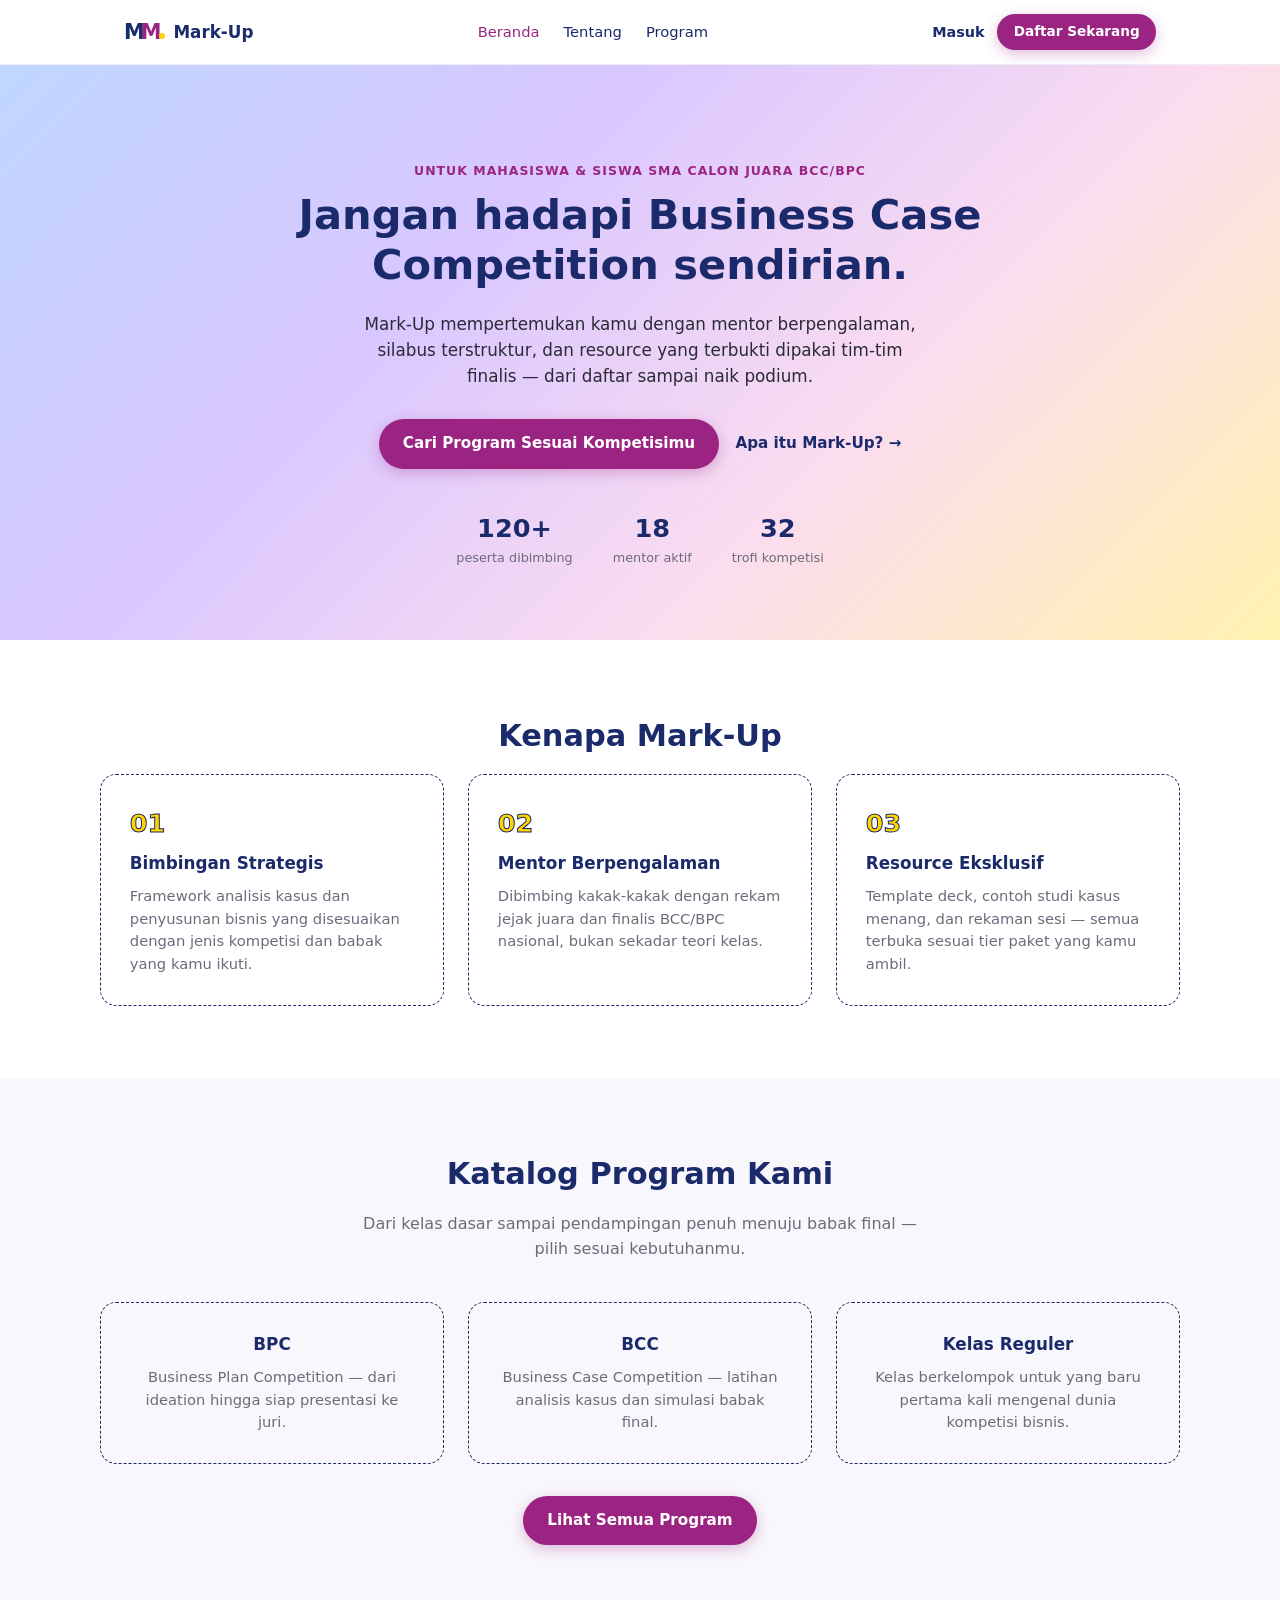
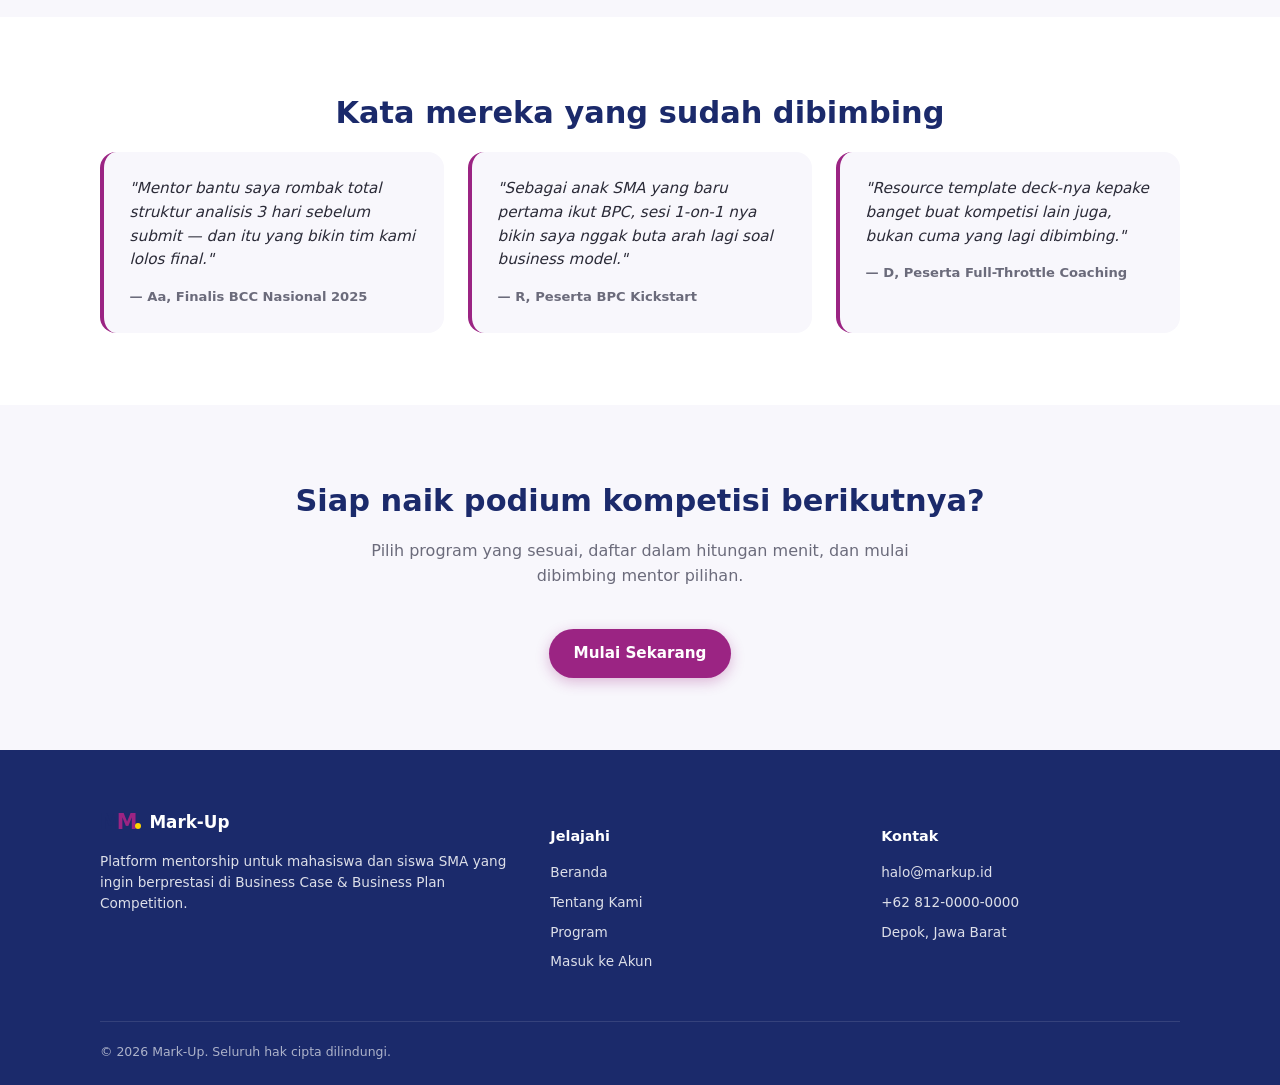
<file: index.html>
<!DOCTYPE html>
<html lang="id">
<head>
<meta charset="UTF-8">
<meta name="viewport" content="width=device-width, initial-scale=1.0">
<title>Mark-Up — Mentorship BCC & BPC</title>
<link rel="stylesheet" href="style.css">
</head>
<body>

<header class="navbar">
  <div class="navbar-inner">
    <a href="index.html" class="logo">
      <span class="logo-mark">M<span class="logo-mark-alt">M</span><span class="logo-dot"></span></span>
      <span class="logo-word">Mark-Up</span>
    </a>
    <nav class="nav-links">
      <a href="index.html">Beranda</a>
      <a href="tentang.html">Tentang</a>
      <a href="program.html">Program</a>
    </nav>
    <div class="nav-actions">
      <a href="login.html" class="nav-login">Masuk</a>
      <a href="program.html" class="btn btn-primary btn-small">Daftar Sekarang</a>
    </div>
  </div>
</header>

<main>

  <section class="hero">
    <div class="hero-inner">
      <p class="eyebrow">Untuk mahasiswa & siswa SMA calon juara BCC/BPC</p>
      <h1>Jangan hadapi Business Case Competition sendirian.</h1>
      <p class="hero-sub">
        Mark-Up mempertemukan kamu dengan mentor berpengalaman, silabus terstruktur,
        dan resource yang terbukti dipakai tim-tim finalis — dari daftar sampai naik podium.
      </p>
      <div class="hero-actions">
        <a href="program.html" class="btn btn-primary">Cari Program Sesuai Kompetisimu</a>
        <a href="tentang.html" class="btn btn-ghost">Apa itu Mark-Up? →</a>
      </div>
      <div class="hero-stats">
        <div class="stat"><strong>120+</strong><span>peserta dibimbing</span></div>
        <div class="stat"><strong>18</strong><span>mentor aktif</span></div>
        <div class="stat"><strong>32</strong><span>trofi kompetisi</span></div>
      </div>
    </div>
  </section>

  <section class="section section-white value-section">
    <div class="section-inner">
      <h2 class="section-title">Kenapa Mark-Up</h2>
      <div class="value-grid">
        <div class="value-card">
          <span class="value-badge">01</span>
          <h3>Bimbingan Strategis</h3>
          <p>Framework analisis kasus dan penyusunan bisnis yang disesuaikan dengan jenis kompetisi dan babak yang kamu ikuti.</p>
        </div>
        <div class="value-card">
          <span class="value-badge">02</span>
          <h3>Mentor Berpengalaman</h3>
          <p>Dibimbing kakak-kakak dengan rekam jejak juara dan finalis BCC/BPC nasional, bukan sekadar teori kelas.</p>
        </div>
        <div class="value-card">
          <span class="value-badge">03</span>
          <h3>Resource Eksklusif</h3>
          <p>Template deck, contoh studi kasus menang, dan rekaman sesi — semua terbuka sesuai tier paket yang kamu ambil.</p>
        </div>
      </div>
    </div>
  </section>

  <section class="section section-tinted">
    <div class="section-inner">
      <h2 class="section-title">Katalog Program Kami</h2>
      <p class="section-sub">Dari kelas dasar sampai pendampingan penuh menuju babak final — pilih sesuai kebutuhanmu.</p>
      <div class="value-grid" style="text-align:center;">
        <div class="value-card"><h3>BPC</h3><p>Business Plan Competition — dari ideation hingga siap presentasi ke juri.</p></div>
        <div class="value-card"><h3>BCC</h3><p>Business Case Competition — latihan analisis kasus dan simulasi babak final.</p></div>
        <div class="value-card"><h3>Kelas Reguler</h3><p>Kelas berkelompok untuk yang baru pertama kali mengenal dunia kompetisi bisnis.</p></div>
      </div>
      <div style="text-align:center; margin-top:2rem;">
        <a href="program.html" class="btn btn-primary">Lihat Semua Program</a>
      </div>
    </div>
  </section>

  <section class="section section-white testimoni-section">
    <div class="section-inner">
      <h2 class="section-title">Kata mereka yang sudah dibimbing</h2>
      <div class="testimoni-grid">
        <blockquote class="testimoni-card">
          <p>"Mentor bantu saya rombak total struktur analisis 3 hari sebelum submit — dan itu yang bikin tim kami lolos final."</p>
          <footer>— Aa, Finalis BCC Nasional 2025</footer>
        </blockquote>
        <blockquote class="testimoni-card">
          <p>"Sebagai anak SMA yang baru pertama ikut BPC, sesi 1-on-1 nya bikin saya nggak buta arah lagi soal business model."</p>
          <footer>— R, Peserta BPC Kickstart</footer>
        </blockquote>
        <blockquote class="testimoni-card">
          <p>"Resource template deck-nya kepake banget buat kompetisi lain juga, bukan cuma yang lagi dibimbing."</p>
          <footer>— D, Peserta Full-Throttle Coaching</footer>
        </blockquote>
      </div>
    </div>
  </section>

  <section class="section section-tinted">
    <div class="section-inner" style="text-align:center;">
      <h2 class="section-title">Siap naik podium kompetisi berikutnya?</h2>
      <p class="section-sub">Pilih program yang sesuai, daftar dalam hitungan menit, dan mulai dibimbing mentor pilihan.</p>
      <a href="program.html" class="btn btn-primary">Mulai Sekarang</a>
    </div>
  </section>

</main>

<footer class="footer">
  <div class="footer-inner">
    <div class="footer-col">
      <div class="logo" style="margin-bottom:0.8rem;">
        <span class="logo-mark">M<span class="logo-mark-alt">M</span><span class="logo-dot"></span></span>
        <span class="logo-word" style="color:#fff;">Mark-Up</span>
      </div>
      <p>Platform mentorship untuk mahasiswa dan siswa SMA yang ingin berprestasi di Business Case & Business Plan Competition.</p>
    </div>
    <div class="footer-col">
      <h4>Jelajahi</h4>
      <ul>
        <li><a href="index.html">Beranda</a></li>
        <li><a href="tentang.html">Tentang Kami</a></li>
        <li><a href="program.html">Program</a></li>
        <li><a href="login.html">Masuk ke Akun</a></li>
      </ul>
    </div>
    <div class="footer-col">
      <h4>Kontak</h4>
      <ul>
        <li>halo@markup.id</li>
        <li>+62 812-0000-0000</li>
        <li>Depok, Jawa Barat</li>
      </ul>
    </div>
  </div>
  <div class="footer-bottom">
    <span>© 2026 Mark-Up. Seluruh hak cipta dilindungi.</span>
  </div>
</footer>

<script src="programs-data.js"></script>
<script src="app.js"></script>
</body>
</html>
</file>
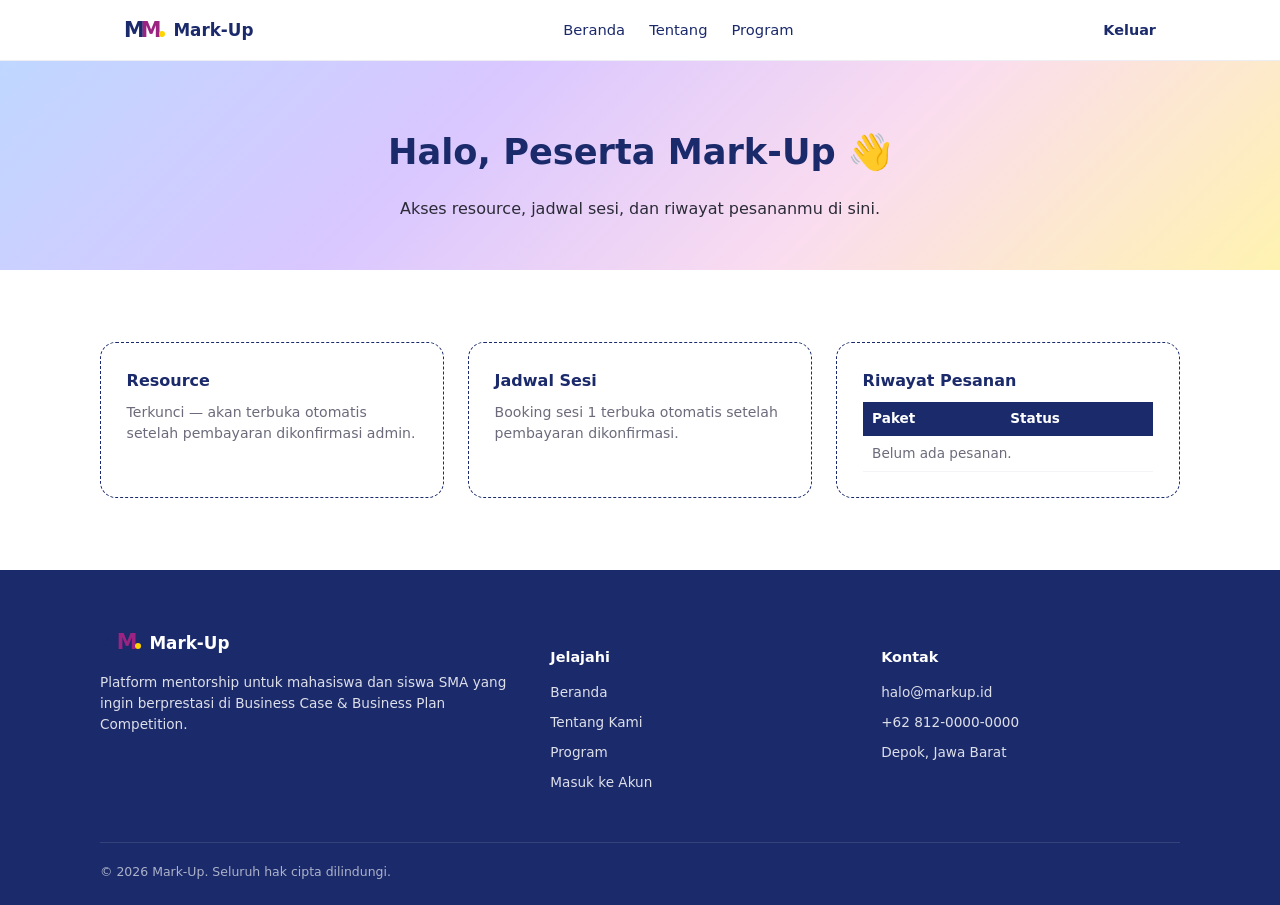
<file: akun.html>
<!DOCTYPE html>
<html lang="id">
<head>
<meta charset="UTF-8">
<meta name="viewport" content="width=device-width, initial-scale=1.0">
<title>Akun Saya — Mark-Up</title>
<link rel="stylesheet" href="style.css">
</head>
<body>

<header class="navbar">
  <div class="navbar-inner">
    <a href="index.html" class="logo">
      <span class="logo-mark">M<span class="logo-mark-alt">M</span><span class="logo-dot"></span></span>
      <span class="logo-word">Mark-Up</span>
    </a>
    <nav class="nav-links">
      <a href="index.html">Beranda</a>
      <a href="tentang.html">Tentang</a>
      <a href="program.html">Program</a>
    </nav>
    <div class="nav-actions">
      <a href="login.html" class="nav-login">Keluar</a>
    </div>
  </div>
</header>

<main>
  <section class="page-hero">
    <h1>Halo, <span id="akun-nama">Peserta Mark-Up</span> 👋</h1>
    <p>Akses resource, jadwal sesi, dan riwayat pesananmu di sini.</p>
  </section>

  <section class="section section-white">
    <div class="section-inner">
      <div class="akun-grid">
        <div class="akun-card">
          <h3>Resource</h3>
          <p class="akun-locked" id="akun-resource-status">Terkunci — akan terbuka otomatis setelah pembayaran dikonfirmasi admin.</p>
        </div>
        <div class="akun-card">
          <h3>Jadwal Sesi</h3>
          <p class="akun-locked" id="akun-jadwal-status">Booking sesi 1 terbuka otomatis setelah pembayaran dikonfirmasi.</p>
          <div class="slot-picker" id="slot-picker"></div>
          <p class="slot-note" id="slot-note"></p>
        </div>
        <div class="akun-card">
          <h3>Riwayat Pesanan</h3>
          <table class="mini-table">
            <thead><tr><th>Paket</th><th>Status</th></tr></thead>
            <tbody id="riwayat-body">
              <tr><td colspan="2" class="muted">Belum ada pesanan.</td></tr>
            </tbody>
          </table>
        </div>
      </div>
    </div>
  </section>
</main>

<footer class="footer">
  <div class="footer-inner">
    <div class="footer-col">
      <div class="logo" style="margin-bottom:0.8rem;">
        <span class="logo-mark">M<span class="logo-mark-alt">M</span><span class="logo-dot"></span></span>
        <span class="logo-word" style="color:#fff;">Mark-Up</span>
      </div>
      <p>Platform mentorship untuk mahasiswa dan siswa SMA yang ingin berprestasi di Business Case & Business Plan Competition.</p>
    </div>
    <div class="footer-col">
      <h4>Jelajahi</h4>
      <ul>
        <li><a href="index.html">Beranda</a></li>
        <li><a href="tentang.html">Tentang Kami</a></li>
        <li><a href="program.html">Program</a></li>
        <li><a href="login.html">Masuk ke Akun</a></li>
      </ul>
    </div>
    <div class="footer-col">
      <h4>Kontak</h4>
      <ul>
        <li>halo@markup.id</li>
        <li>+62 812-0000-0000</li>
        <li>Depok, Jawa Barat</li>
      </ul>
    </div>
  </div>
  <div class="footer-bottom">
    <span>© 2026 Mark-Up. Seluruh hak cipta dilindungi.</span>
  </div>
</footer>

<script src="programs-data.js"></script>
<script src="app.js"></script>
</body>
</html>
</file>
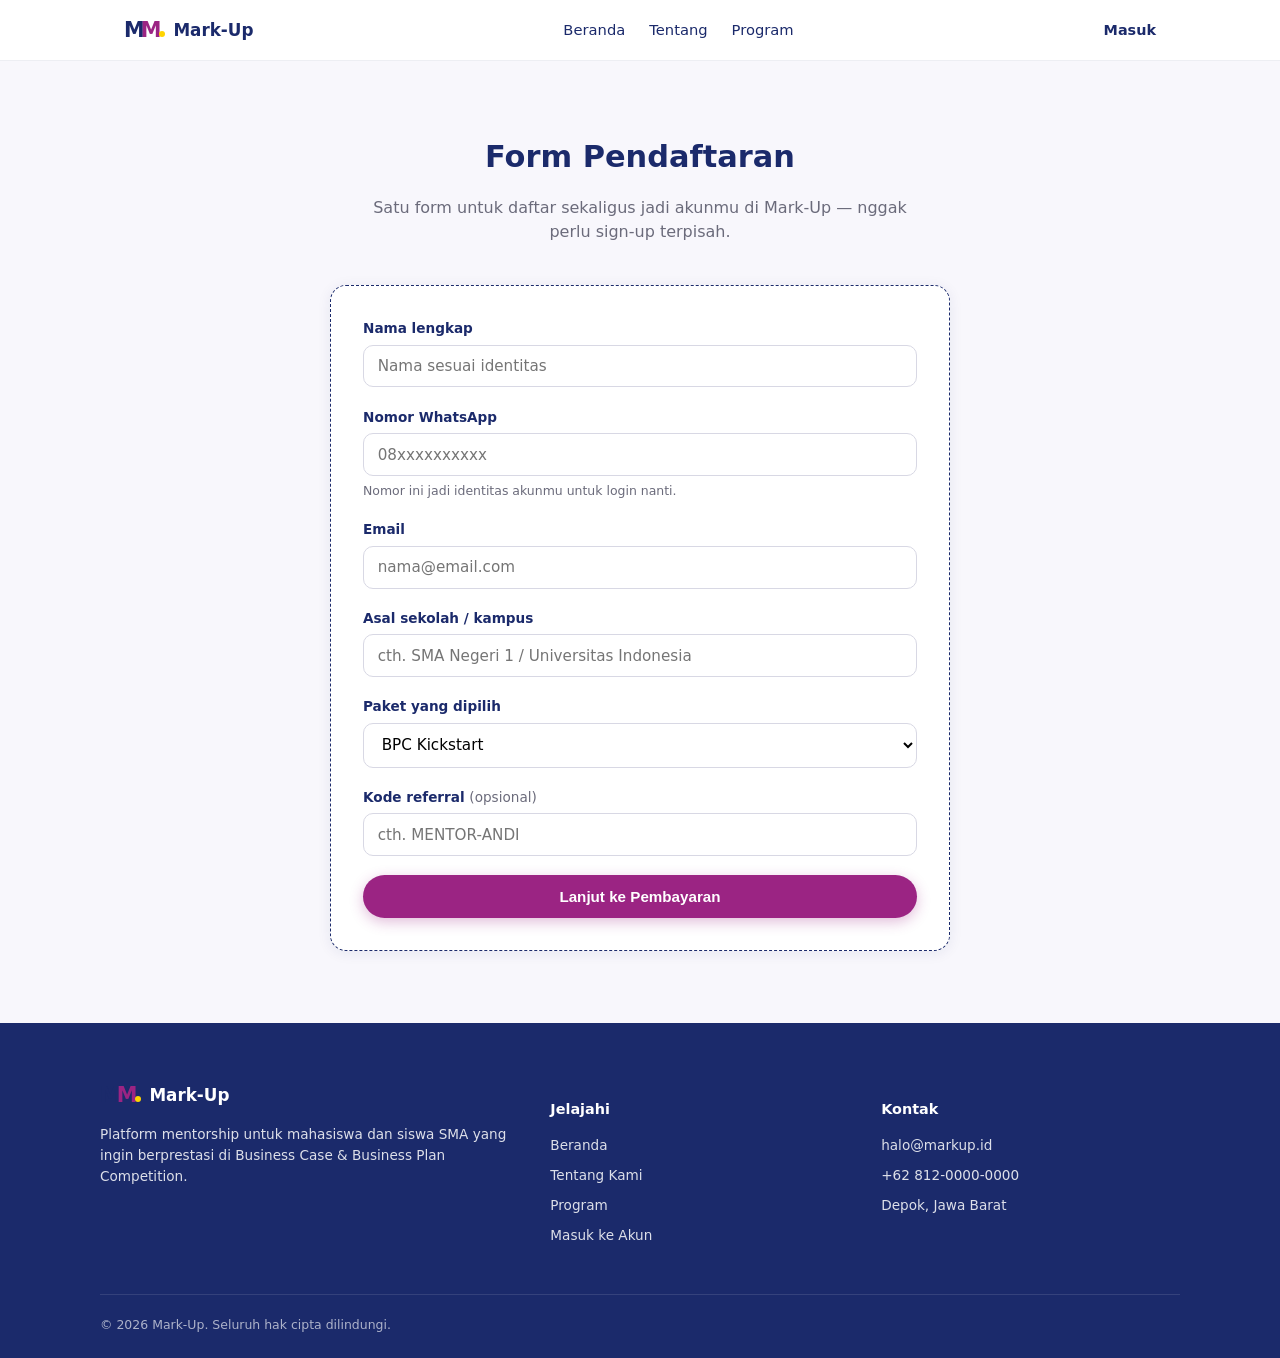
<file: daftar.html>
<!DOCTYPE html>
<html lang="id">
<head>
<meta charset="UTF-8">
<meta name="viewport" content="width=device-width, initial-scale=1.0">
<title>Form Pendaftaran — Mark-Up</title>
<link rel="stylesheet" href="style.css">
</head>
<body>

<header class="navbar">
  <div class="navbar-inner">
    <a href="index.html" class="logo">
      <span class="logo-mark">M<span class="logo-mark-alt">M</span><span class="logo-dot"></span></span>
      <span class="logo-word">Mark-Up</span>
    </a>
    <nav class="nav-links">
      <a href="index.html">Beranda</a>
      <a href="tentang.html">Tentang</a>
      <a href="program.html">Program</a>
    </nav>
    <div class="nav-actions">
      <a href="login.html" class="nav-login">Masuk</a>
    </div>
  </div>
</header>

<main>
  <section class="section section-tinted">
    <div class="section-inner section-inner-narrow">
      <h2 class="section-title">Form Pendaftaran</h2>
      <p class="section-sub">Satu form untuk daftar sekaligus jadi akunmu di Mark-Up — nggak perlu sign-up terpisah.</p>

      <form id="form-daftar" class="card-form">
        <div class="form-row">
          <label for="nama">Nama lengkap</label>
          <input type="text" id="nama" name="nama" placeholder="Nama sesuai identitas" required>
        </div>

        <div class="form-row">
          <label for="kontak">Nomor WhatsApp</label>
          <input type="tel" id="kontak" name="kontak" placeholder="08xxxxxxxxxx" required>
          <p class="form-hint">Nomor ini jadi identitas akunmu untuk login nanti.</p>
        </div>

        <div class="form-row">
          <label for="email">Email</label>
          <input type="email" id="email" name="email" placeholder="nama@email.com" required>
        </div>

        <div class="form-row">
          <label for="asal">Asal sekolah / kampus</label>
          <input type="text" id="asal" name="asal" placeholder="cth. SMA Negeri 1 / Universitas Indonesia">
        </div>

        <div class="form-row">
          <label for="paket">Paket yang dipilih</label>
          <select id="paket" name="paket">
            <option>BPC Kickstart</option>
            <option>BPC Level-Up</option>
            <option>Essential Sprint</option>
            <option>Full-Throttle Coaching</option>
            <option>Bundling PowerPack</option>
            <option>Kelas Reguler Baru</option>
          </select>
        </div>

        <div class="form-row">
          <label for="referral">Kode referral <span class="optional">(opsional)</span></label>
          <input type="text" id="referral" name="referral" placeholder="cth. MENTOR-ANDI">
        </div>

        <button type="submit" class="btn btn-primary btn-full">Lanjut ke Pembayaran</button>
      </form>
    </div>
  </section>
</main>

<footer class="footer">
  <div class="footer-inner">
    <div class="footer-col">
      <div class="logo" style="margin-bottom:0.8rem;">
        <span class="logo-mark">M<span class="logo-mark-alt">M</span><span class="logo-dot"></span></span>
        <span class="logo-word" style="color:#fff;">Mark-Up</span>
      </div>
      <p>Platform mentorship untuk mahasiswa dan siswa SMA yang ingin berprestasi di Business Case & Business Plan Competition.</p>
    </div>
    <div class="footer-col">
      <h4>Jelajahi</h4>
      <ul>
        <li><a href="index.html">Beranda</a></li>
        <li><a href="tentang.html">Tentang Kami</a></li>
        <li><a href="program.html">Program</a></li>
        <li><a href="login.html">Masuk ke Akun</a></li>
      </ul>
    </div>
    <div class="footer-col">
      <h4>Kontak</h4>
      <ul>
        <li>halo@markup.id</li>
        <li>+62 812-0000-0000</li>
        <li>Depok, Jawa Barat</li>
      </ul>
    </div>
  </div>
  <div class="footer-bottom">
    <span>© 2026 Mark-Up. Seluruh hak cipta dilindungi.</span>
  </div>
</footer>

<script src="programs-data.js"></script>
<script src="app.js"></script>
</body>
</html>
</file>
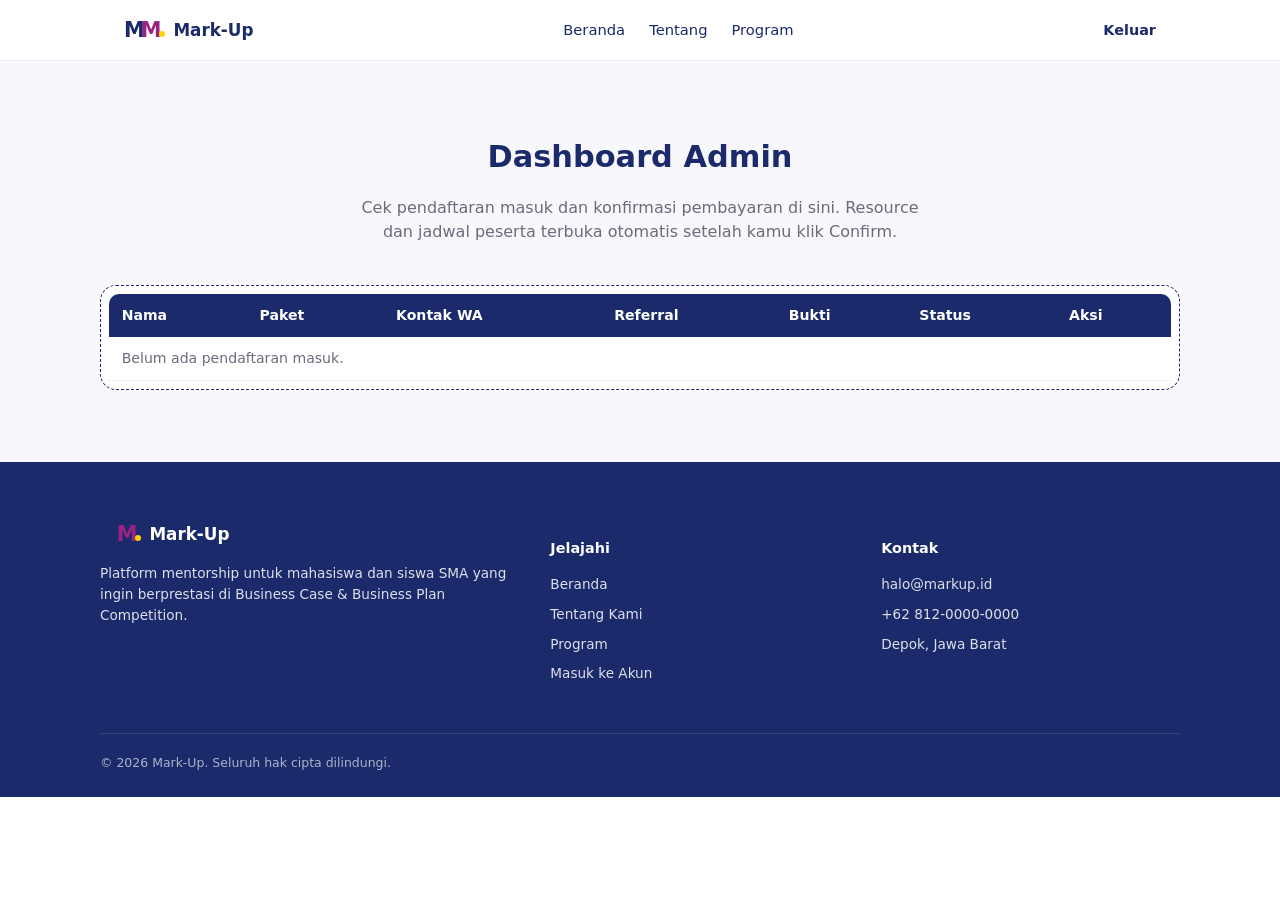
<file: dashboard-admin.html>
<!DOCTYPE html>
<html lang="id">
<head>
<meta charset="UTF-8">
<meta name="viewport" content="width=device-width, initial-scale=1.0">
<title>Dashboard Admin — Mark-Up</title>
<link rel="stylesheet" href="style.css">
</head>
<body>

<header class="navbar">
  <div class="navbar-inner">
    <a href="index.html" class="logo">
      <span class="logo-mark">M<span class="logo-mark-alt">M</span><span class="logo-dot"></span></span>
      <span class="logo-word">Mark-Up</span>
    </a>
    <nav class="nav-links">
      <a href="index.html">Beranda</a>
      <a href="tentang.html">Tentang</a>
      <a href="program.html">Program</a>
    </nav>
    <div class="nav-actions">
      <a href="login.html" class="nav-login">Keluar</a>
    </div>
  </div>
</header>

<main>
  <section class="section section-tinted">
    <div class="section-inner">
      <h2 class="section-title">Dashboard Admin</h2>
      <p class="section-sub">Cek pendaftaran masuk dan konfirmasi pembayaran di sini. Resource dan jadwal peserta terbuka otomatis setelah kamu klik Confirm.</p>

      <div class="table-wrap">
        <table class="admin-table">
          <thead>
            <tr>
              <th>Nama</th>
              <th>Paket</th>
              <th>Kontak WA</th>
              <th>Referral</th>
              <th>Bukti</th>
              <th>Status</th>
              <th>Aksi</th>
            </tr>
          </thead>
          <tbody id="admin-table-body">
            <tr class="admin-empty-row"><td colspan="7" class="muted">Belum ada pendaftaran masuk.</td></tr>
          </tbody>
        </table>
      </div>
    </div>
  </section>
</main>

<footer class="footer">
  <div class="footer-inner">
    <div class="footer-col">
      <div class="logo" style="margin-bottom:0.8rem;">
        <span class="logo-mark">M<span class="logo-mark-alt">M</span><span class="logo-dot"></span></span>
        <span class="logo-word" style="color:#fff;">Mark-Up</span>
      </div>
      <p>Platform mentorship untuk mahasiswa dan siswa SMA yang ingin berprestasi di Business Case & Business Plan Competition.</p>
    </div>
    <div class="footer-col">
      <h4>Jelajahi</h4>
      <ul>
        <li><a href="index.html">Beranda</a></li>
        <li><a href="tentang.html">Tentang Kami</a></li>
        <li><a href="program.html">Program</a></li>
        <li><a href="login.html">Masuk ke Akun</a></li>
      </ul>
    </div>
    <div class="footer-col">
      <h4>Kontak</h4>
      <ul>
        <li>halo@markup.id</li>
        <li>+62 812-0000-0000</li>
        <li>Depok, Jawa Barat</li>
      </ul>
    </div>
  </div>
  <div class="footer-bottom">
    <span>© 2026 Mark-Up. Seluruh hak cipta dilindungi.</span>
  </div>
</footer>

<script src="programs-data.js"></script>
<script src="app.js"></script>
</body>
</html>
</file>
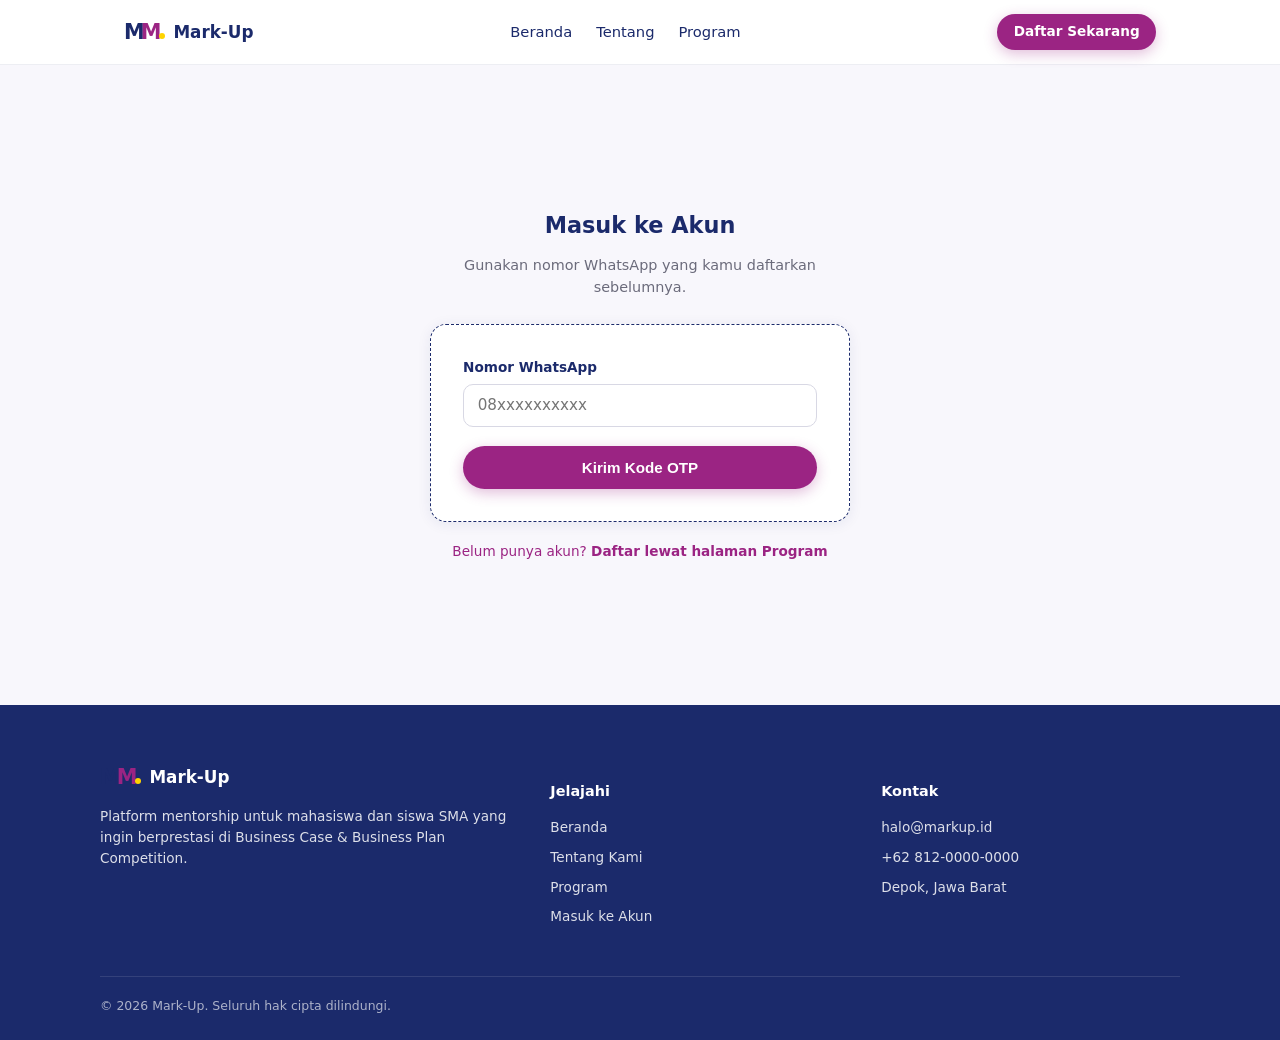
<file: login.html>
<!DOCTYPE html>
<html lang="id">
<head>
<meta charset="UTF-8">
<meta name="viewport" content="width=device-width, initial-scale=1.0">
<title>Masuk — Mark-Up</title>
<link rel="stylesheet" href="style.css">
</head>
<body>

<header class="navbar">
  <div class="navbar-inner">
    <a href="index.html" class="logo">
      <span class="logo-mark">M<span class="logo-mark-alt">M</span><span class="logo-dot"></span></span>
      <span class="logo-word">Mark-Up</span>
    </a>
    <nav class="nav-links">
      <a href="index.html">Beranda</a>
      <a href="tentang.html">Tentang</a>
      <a href="program.html">Program</a>
    </nav>
    <div class="nav-actions">
      <a href="program.html" class="btn btn-primary btn-small">Daftar Sekarang</a>
    </div>
  </div>
</header>

<main>
  <section class="login-page">
    <div class="login-box">
      <div class="login-box-title">
        <h1>Masuk ke Akun</h1>
        <p>Gunakan nomor WhatsApp yang kamu daftarkan sebelumnya.</p>
      </div>

      <div class="card-form" id="login-card">
        <div id="login-step-phone">
          <div class="form-row">
            <label for="login-wa">Nomor WhatsApp</label>
            <input type="tel" id="login-wa" placeholder="08xxxxxxxxxx">
          </div>
          <button type="button" id="btn-kirim-otp" class="btn btn-primary btn-full">Kirim Kode OTP</button>
        </div>

        <div id="login-step-otp" class="hidden">
          <div class="otp-display" id="otp-display">
            Kode OTP Anda: <strong id="otp-code">------</strong>
            <span class="otp-note">berlaku untuk beberapa menit ke depan</span>
          </div>
          <div class="form-row">
            <label for="otp-input">Masukkan kode OTP</label>
            <input type="text" id="otp-input" maxlength="6" placeholder="6 digit kode">
          </div>
          <button type="button" id="btn-verifikasi-otp" class="btn btn-primary btn-full">Verifikasi & Masuk</button>
        </div>

        <div id="login-result" class="status-box hidden"></div>
      </div>

      <p class="form-note" style="margin-top:1.2rem;">Belum punya akun? <a href="program.html" style="color:var(--color-magenta); font-weight:600;">Daftar lewat halaman Program</a></p>
    </div>
  </section>
</main>

<footer class="footer">
  <div class="footer-inner">
    <div class="footer-col">
      <div class="logo" style="margin-bottom:0.8rem;">
        <span class="logo-mark">M<span class="logo-mark-alt">M</span><span class="logo-dot"></span></span>
        <span class="logo-word" style="color:#fff;">Mark-Up</span>
      </div>
      <p>Platform mentorship untuk mahasiswa dan siswa SMA yang ingin berprestasi di Business Case & Business Plan Competition.</p>
    </div>
    <div class="footer-col">
      <h4>Jelajahi</h4>
      <ul>
        <li><a href="index.html">Beranda</a></li>
        <li><a href="tentang.html">Tentang Kami</a></li>
        <li><a href="program.html">Program</a></li>
        <li><a href="login.html">Masuk ke Akun</a></li>
      </ul>
    </div>
    <div class="footer-col">
      <h4>Kontak</h4>
      <ul>
        <li>halo@markup.id</li>
        <li>+62 812-0000-0000</li>
        <li>Depok, Jawa Barat</li>
      </ul>
    </div>
  </div>
  <div class="footer-bottom">
    <span>© 2026 Mark-Up. Seluruh hak cipta dilindungi.</span>
  </div>
</footer>

<script src="programs-data.js"></script>
<script src="app.js"></script>
</body>
</html>
</file>
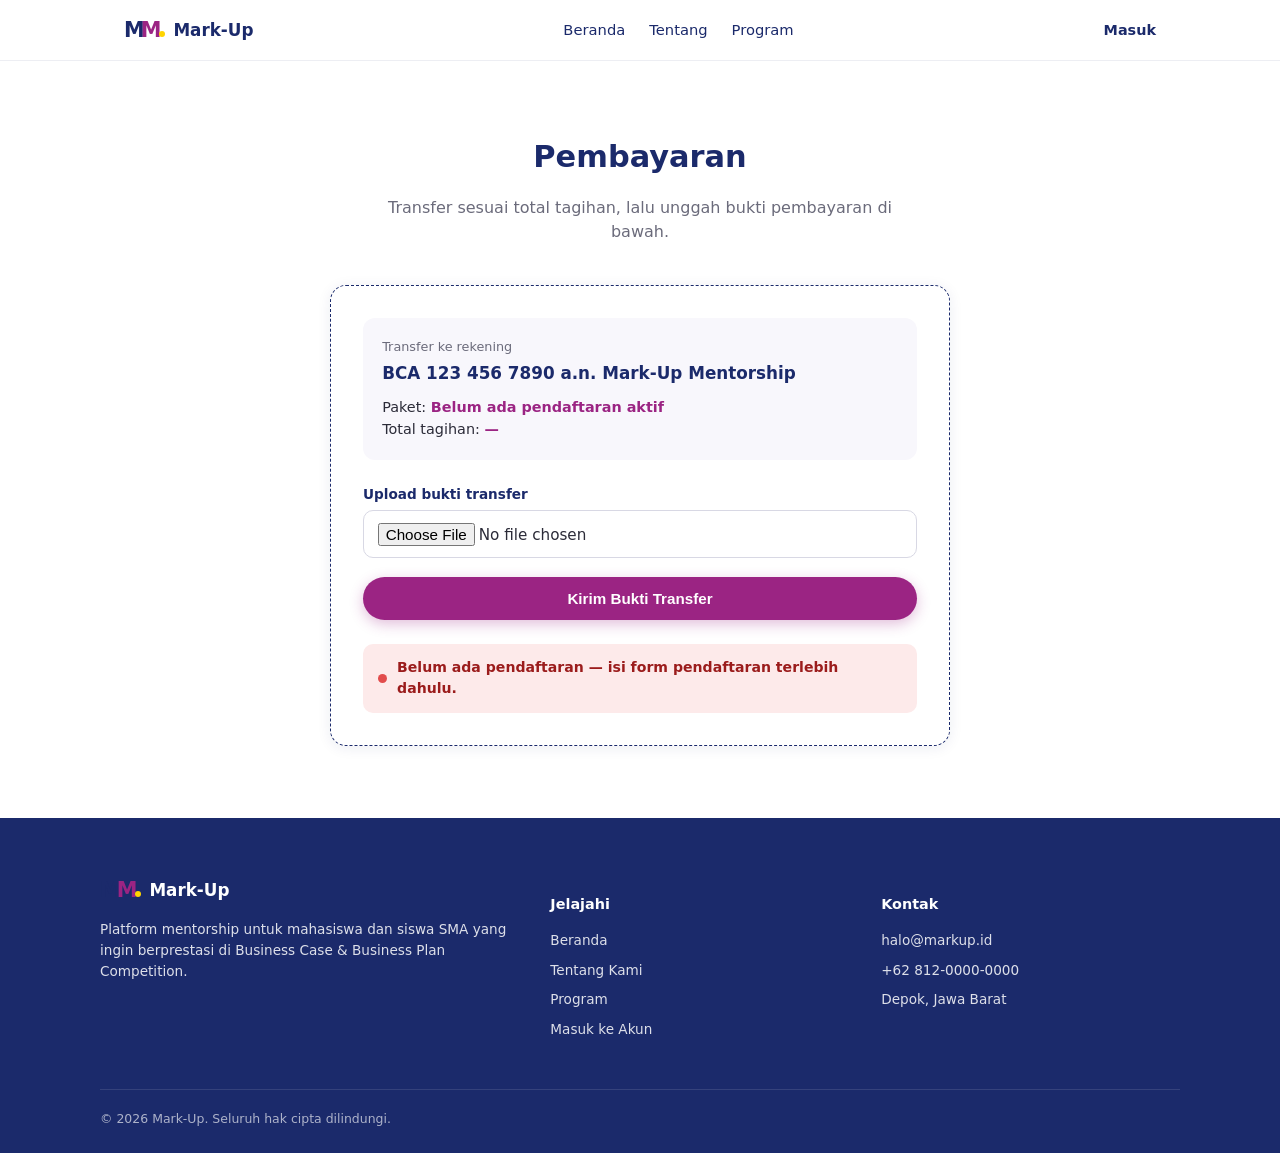
<file: pembayaran.html>
<!DOCTYPE html>
<html lang="id">
<head>
<meta charset="UTF-8">
<meta name="viewport" content="width=device-width, initial-scale=1.0">
<title>Pembayaran — Mark-Up</title>
<link rel="stylesheet" href="style.css">
</head>
<body>

<header class="navbar">
  <div class="navbar-inner">
    <a href="index.html" class="logo">
      <span class="logo-mark">M<span class="logo-mark-alt">M</span><span class="logo-dot"></span></span>
      <span class="logo-word">Mark-Up</span>
    </a>
    <nav class="nav-links">
      <a href="index.html">Beranda</a>
      <a href="tentang.html">Tentang</a>
      <a href="program.html">Program</a>
    </nav>
    <div class="nav-actions">
      <a href="login.html" class="nav-login">Masuk</a>
    </div>
  </div>
</header>

<main>
  <section class="section section-white">
    <div class="section-inner section-inner-narrow">
      <h2 class="section-title">Pembayaran</h2>
      <p class="section-sub">Transfer sesuai total tagihan, lalu unggah bukti pembayaran di bawah.</p>

      <div class="card-form payment-card">
        <div class="payment-info">
          <p class="payment-label">Transfer ke rekening</p>
          <p class="payment-account">BCA 123 456 7890 a.n. Mark-Up Mentorship</p>
          <p class="payment-amount">Paket: <strong id="payment-package-value">—</strong></p>
          <p class="payment-amount">Total tagihan: <strong id="payment-amount-value">—</strong></p>
        </div>

        <div class="form-row">
          <label for="bukti">Upload bukti transfer</label>
          <input type="file" id="bukti" name="bukti">
        </div>

        <button type="button" id="btn-upload-bukti" class="btn btn-primary btn-full">Kirim Bukti Transfer</button>

        <div id="status-pembayaran" class="status-box status-pending">
          <span class="status-dot"></span>
          <span>Status: menunggu konfirmasi admin</span>
        </div>
      </div>
    </div>
  </section>
</main>

<footer class="footer">
  <div class="footer-inner">
    <div class="footer-col">
      <div class="logo" style="margin-bottom:0.8rem;">
        <span class="logo-mark">M<span class="logo-mark-alt">M</span><span class="logo-dot"></span></span>
        <span class="logo-word" style="color:#fff;">Mark-Up</span>
      </div>
      <p>Platform mentorship untuk mahasiswa dan siswa SMA yang ingin berprestasi di Business Case & Business Plan Competition.</p>
    </div>
    <div class="footer-col">
      <h4>Jelajahi</h4>
      <ul>
        <li><a href="index.html">Beranda</a></li>
        <li><a href="tentang.html">Tentang Kami</a></li>
        <li><a href="program.html">Program</a></li>
        <li><a href="login.html">Masuk ke Akun</a></li>
      </ul>
    </div>
    <div class="footer-col">
      <h4>Kontak</h4>
      <ul>
        <li>halo@markup.id</li>
        <li>+62 812-0000-0000</li>
        <li>Depok, Jawa Barat</li>
      </ul>
    </div>
  </div>
  <div class="footer-bottom">
    <span>© 2026 Mark-Up. Seluruh hak cipta dilindungi.</span>
  </div>
</footer>

<script src="programs-data.js"></script>
<script src="app.js"></script>
</body>
</html>
</file>
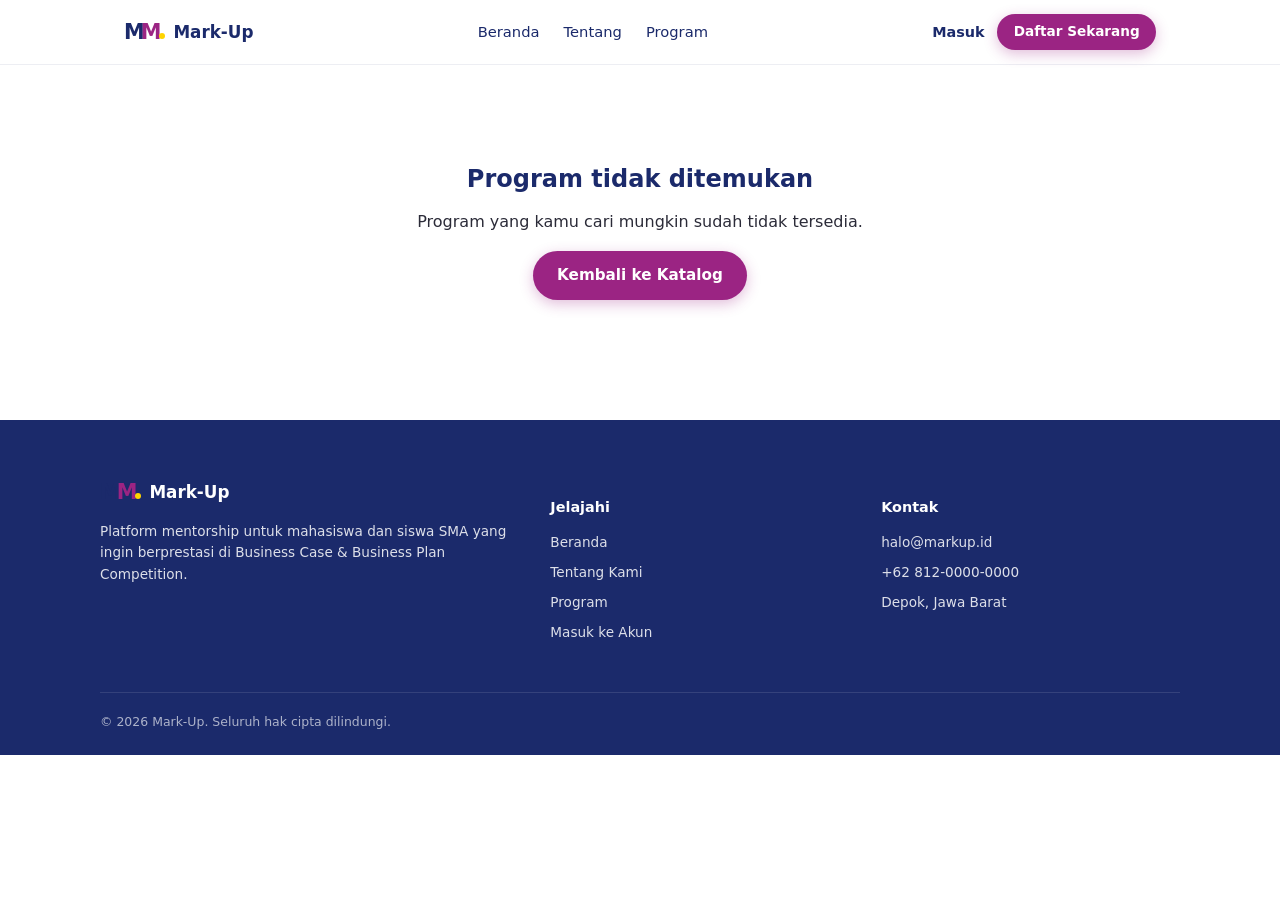
<file: program-detail.html>
<!DOCTYPE html>
<html lang="id">
<head>
<meta charset="UTF-8">
<meta name="viewport" content="width=device-width, initial-scale=1.0">
<title>Detail Program — Mark-Up</title>
<link rel="stylesheet" href="style.css">
</head>
<body>

<header class="navbar">
  <div class="navbar-inner">
    <a href="index.html" class="logo">
      <span class="logo-mark">M<span class="logo-mark-alt">M</span><span class="logo-dot"></span></span>
      <span class="logo-word">Mark-Up</span>
    </a>
    <nav class="nav-links">
      <a href="index.html">Beranda</a>
      <a href="tentang.html">Tentang</a>
      <a href="program.html">Program</a>
    </nav>
    <div class="nav-actions">
      <a href="login.html" class="nav-login">Masuk</a>
      <a href="daftar.html" class="btn btn-primary btn-small">Daftar Sekarang</a>
    </div>
  </div>
</header>

<main>
  <section class="section section-white" style="padding-top:48px;">
    <div class="section-inner" id="program-detail-root">
      <!-- Konten diisi otomatis oleh app.js berdasarkan ?slug= di URL -->
    </div>
  </section>
</main>

<footer class="footer">
  <div class="footer-inner">
    <div class="footer-col">
      <div class="logo" style="margin-bottom:0.8rem;">
        <span class="logo-mark">M<span class="logo-mark-alt">M</span><span class="logo-dot"></span></span>
        <span class="logo-word" style="color:#fff;">Mark-Up</span>
      </div>
      <p>Platform mentorship untuk mahasiswa dan siswa SMA yang ingin berprestasi di Business Case & Business Plan Competition.</p>
    </div>
    <div class="footer-col">
      <h4>Jelajahi</h4>
      <ul>
        <li><a href="index.html">Beranda</a></li>
        <li><a href="tentang.html">Tentang Kami</a></li>
        <li><a href="program.html">Program</a></li>
        <li><a href="login.html">Masuk ke Akun</a></li>
      </ul>
    </div>
    <div class="footer-col">
      <h4>Kontak</h4>
      <ul>
        <li>halo@markup.id</li>
        <li>+62 812-0000-0000</li>
        <li>Depok, Jawa Barat</li>
      </ul>
    </div>
  </div>
  <div class="footer-bottom">
    <span>© 2026 Mark-Up. Seluruh hak cipta dilindungi.</span>
  </div>
</footer>

<script src="programs-data.js"></script>
<script src="app.js"></script>
</body>
</html>
</file>
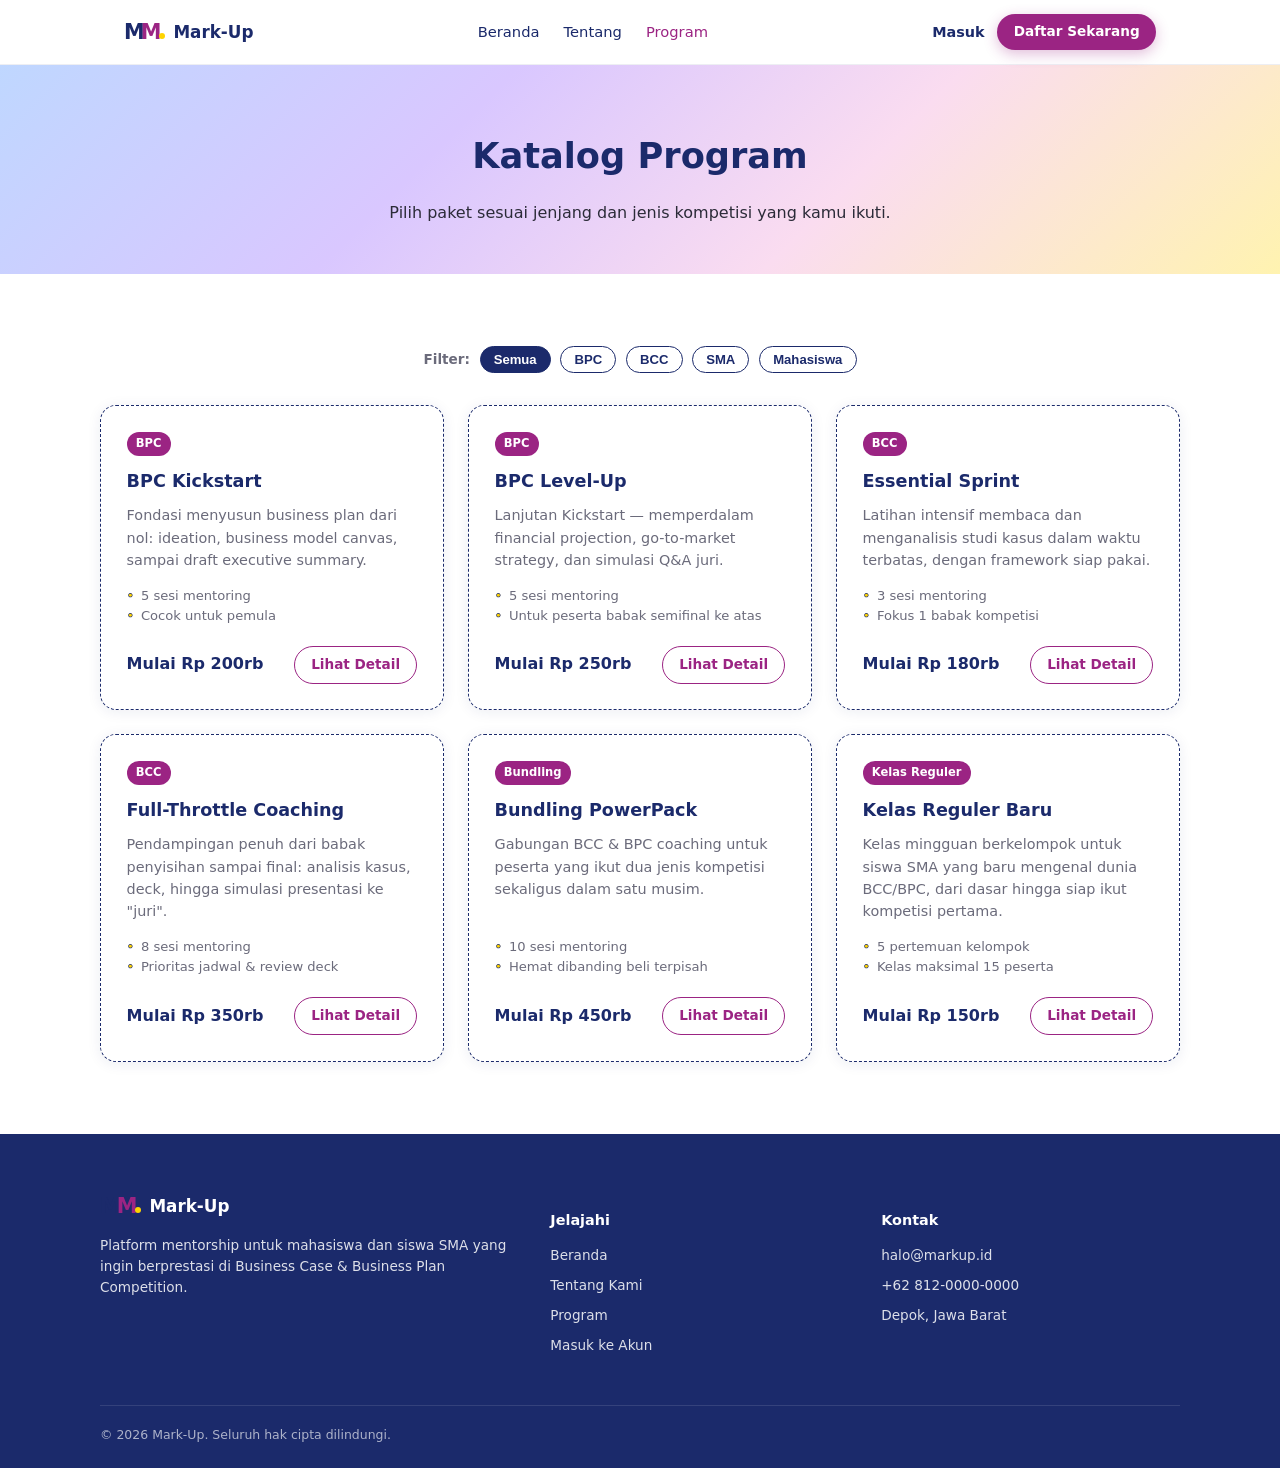
<file: program.html>
<!DOCTYPE html>
<html lang="id">
<head>
<meta charset="UTF-8">
<meta name="viewport" content="width=device-width, initial-scale=1.0">
<title>Katalog Program — Mark-Up</title>
<link rel="stylesheet" href="style.css">
</head>
<body>

<header class="navbar">
  <div class="navbar-inner">
    <a href="index.html" class="logo">
      <span class="logo-mark">M<span class="logo-mark-alt">M</span><span class="logo-dot"></span></span>
      <span class="logo-word">Mark-Up</span>
    </a>
    <nav class="nav-links">
      <a href="index.html">Beranda</a>
      <a href="tentang.html">Tentang</a>
      <a href="program.html">Program</a>
    </nav>
    <div class="nav-actions">
      <a href="login.html" class="nav-login">Masuk</a>
      <a href="daftar.html" class="btn btn-primary btn-small">Daftar Sekarang</a>
    </div>
  </div>
</header>

<main>
  <section class="page-hero">
    <h1>Katalog Program</h1>
    <p>Pilih paket sesuai jenjang dan jenis kompetisi yang kamu ikuti.</p>
  </section>

  <section class="section section-white">
    <div class="section-inner">

      <div class="filter-bar">
        <span class="filter-label">Filter:</span>
        <button class="chip chip-active" data-filter="all">Semua</button>
        <button class="chip" data-filter="bpc">BPC</button>
        <button class="chip" data-filter="bcc">BCC</button>
        <button class="chip" data-filter="sma">SMA</button>
        <button class="chip" data-filter="mahasiswa">Mahasiswa</button>
      </div>

      <div class="program-grid">

        <article class="program-card" data-tags="bpc sma mahasiswa">
          <span class="program-tag">BPC</span>
          <h3>BPC Kickstart</h3>
          <p class="program-desc">Fondasi menyusun business plan dari nol: ideation, business model canvas, sampai draft executive summary.</p>
          <ul class="program-meta">
            <li>5 sesi mentoring</li>
            <li>Cocok untuk pemula</li>
          </ul>
          <div class="program-footer">
            <span class="program-price">Mulai Rp 200rb</span>
            <a href="program-detail.html?slug=bpc-kickstart" class="btn btn-outline btn-small">Lihat Detail</a>
          </div>
        </article>

        <article class="program-card" data-tags="bpc mahasiswa">
          <span class="program-tag">BPC</span>
          <h3>BPC Level-Up</h3>
          <p class="program-desc">Lanjutan Kickstart — memperdalam financial projection, go-to-market strategy, dan simulasi Q&A juri.</p>
          <ul class="program-meta">
            <li>5 sesi mentoring</li>
            <li>Untuk peserta babak semifinal ke atas</li>
          </ul>
          <div class="program-footer">
            <span class="program-price">Mulai Rp 250rb</span>
            <a href="program-detail.html?slug=bpc-levelup" class="btn btn-outline btn-small">Lihat Detail</a>
          </div>
        </article>

        <article class="program-card" data-tags="bcc sma mahasiswa">
          <span class="program-tag">BCC</span>
          <h3>Essential Sprint</h3>
          <p class="program-desc">Latihan intensif membaca dan menganalisis studi kasus dalam waktu terbatas, dengan framework siap pakai.</p>
          <ul class="program-meta">
            <li>3 sesi mentoring</li>
            <li>Fokus 1 babak kompetisi</li>
          </ul>
          <div class="program-footer">
            <span class="program-price">Mulai Rp 180rb</span>
            <a href="program-detail.html?slug=essential-sprint" class="btn btn-outline btn-small">Lihat Detail</a>
          </div>
        </article>

        <article class="program-card" data-tags="bcc mahasiswa">
          <span class="program-tag">BCC</span>
          <h3>Full-Throttle Coaching</h3>
          <p class="program-desc">Pendampingan penuh dari babak penyisihan sampai final: analisis kasus, deck, hingga simulasi presentasi ke "juri".</p>
          <ul class="program-meta">
            <li>8 sesi mentoring</li>
            <li>Prioritas jadwal & review deck</li>
          </ul>
          <div class="program-footer">
            <span class="program-price">Mulai Rp 350rb</span>
            <a href="program-detail.html?slug=full-throttle-coaching" class="btn btn-outline btn-small">Lihat Detail</a>
          </div>
        </article>

        <article class="program-card" data-tags="bpc bcc mahasiswa">
          <span class="program-tag">Bundling</span>
          <h3>Bundling PowerPack</h3>
          <p class="program-desc">Gabungan BCC & BPC coaching untuk peserta yang ikut dua jenis kompetisi sekaligus dalam satu musim.</p>
          <ul class="program-meta">
            <li>10 sesi mentoring</li>
            <li>Hemat dibanding beli terpisah</li>
          </ul>
          <div class="program-footer">
            <span class="program-price">Mulai Rp 450rb</span>
            <a href="program-detail.html?slug=bundling-powerpack" class="btn btn-outline btn-small">Lihat Detail</a>
          </div>
        </article>

        <article class="program-card" data-tags="sma">
          <span class="program-tag">Kelas Reguler</span>
          <h3>Kelas Reguler Baru</h3>
          <p class="program-desc">Kelas mingguan berkelompok untuk siswa SMA yang baru mengenal dunia BCC/BPC, dari dasar hingga siap ikut kompetisi pertama.</p>
          <ul class="program-meta">
            <li>5 pertemuan kelompok</li>
            <li>Kelas maksimal 15 peserta</li>
          </ul>
          <div class="program-footer">
            <span class="program-price">Mulai Rp 150rb</span>
            <a href="program-detail.html?slug=kelas-reguler-baru" class="btn btn-outline btn-small">Lihat Detail</a>
          </div>
        </article>

      </div>
    </div>
  </section>
</main>

<footer class="footer">
  <div class="footer-inner">
    <div class="footer-col">
      <div class="logo" style="margin-bottom:0.8rem;">
        <span class="logo-mark">M<span class="logo-mark-alt">M</span><span class="logo-dot"></span></span>
        <span class="logo-word" style="color:#fff;">Mark-Up</span>
      </div>
      <p>Platform mentorship untuk mahasiswa dan siswa SMA yang ingin berprestasi di Business Case & Business Plan Competition.</p>
    </div>
    <div class="footer-col">
      <h4>Jelajahi</h4>
      <ul>
        <li><a href="index.html">Beranda</a></li>
        <li><a href="tentang.html">Tentang Kami</a></li>
        <li><a href="program.html">Program</a></li>
        <li><a href="login.html">Masuk ke Akun</a></li>
      </ul>
    </div>
    <div class="footer-col">
      <h4>Kontak</h4>
      <ul>
        <li>halo@markup.id</li>
        <li>+62 812-0000-0000</li>
        <li>Depok, Jawa Barat</li>
      </ul>
    </div>
  </div>
  <div class="footer-bottom">
    <span>© 2026 Mark-Up. Seluruh hak cipta dilindungi.</span>
  </div>
</footer>

<script src="programs-data.js"></script>
<script src="app.js"></script>
</body>
</html>
</file>
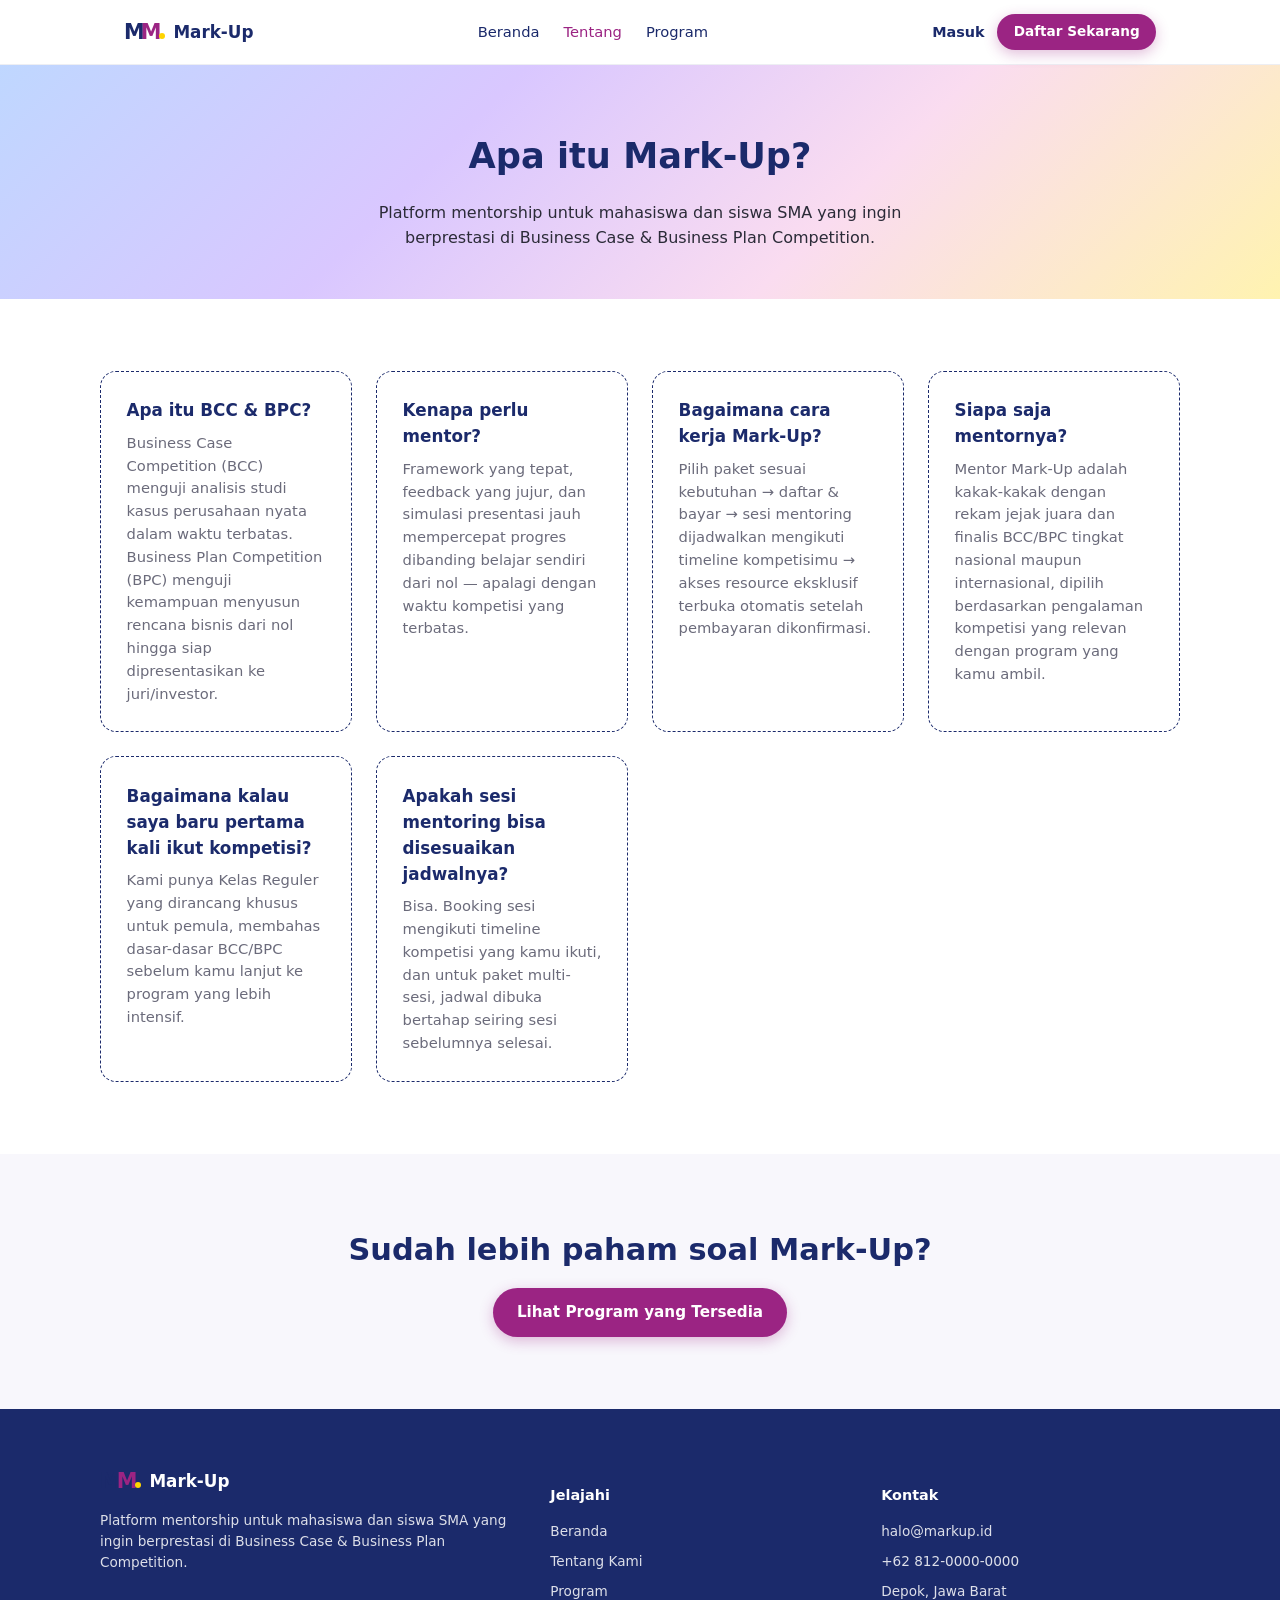
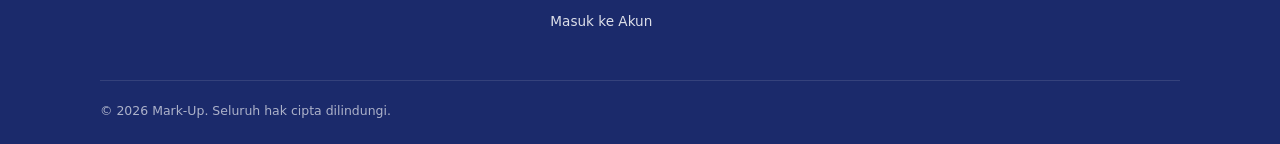
<file: tentang.html>
<!DOCTYPE html>
<html lang="id">
<head>
<meta charset="UTF-8">
<meta name="viewport" content="width=device-width, initial-scale=1.0">
<title>Tentang Mark-Up</title>
<link rel="stylesheet" href="style.css">
</head>
<body>

<header class="navbar">
  <div class="navbar-inner">
    <a href="index.html" class="logo">
      <span class="logo-mark">M<span class="logo-mark-alt">M</span><span class="logo-dot"></span></span>
      <span class="logo-word">Mark-Up</span>
    </a>
    <nav class="nav-links">
      <a href="index.html">Beranda</a>
      <a href="tentang.html">Tentang</a>
      <a href="program.html">Program</a>
    </nav>
    <div class="nav-actions">
      <a href="login.html" class="nav-login">Masuk</a>
      <a href="program.html" class="btn btn-primary btn-small">Daftar Sekarang</a>
    </div>
  </div>
</header>

<main>
  <section class="page-hero">
    <h1>Apa itu Mark-Up?</h1>
    <p>Platform mentorship untuk mahasiswa dan siswa SMA yang ingin berprestasi di Business Case & Business Plan Competition.</p>
  </section>

  <section class="section section-white">
    <div class="section-inner">
      <div class="faq-grid">
        <div class="faq-card">
          <h3>Apa itu BCC & BPC?</h3>
          <p>Business Case Competition (BCC) menguji analisis studi kasus perusahaan nyata dalam waktu terbatas. Business Plan Competition (BPC) menguji kemampuan menyusun rencana bisnis dari nol hingga siap dipresentasikan ke juri/investor.</p>
        </div>
        <div class="faq-card">
          <h3>Kenapa perlu mentor?</h3>
          <p>Framework yang tepat, feedback yang jujur, dan simulasi presentasi jauh mempercepat progres dibanding belajar sendiri dari nol — apalagi dengan waktu kompetisi yang terbatas.</p>
        </div>
        <div class="faq-card">
          <h3>Bagaimana cara kerja Mark-Up?</h3>
          <p>Pilih paket sesuai kebutuhan → daftar & bayar → sesi mentoring dijadwalkan mengikuti timeline kompetisimu → akses resource eksklusif terbuka otomatis setelah pembayaran dikonfirmasi.</p>
        </div>
        <div class="faq-card">
          <h3>Siapa saja mentornya?</h3>
          <p>Mentor Mark-Up adalah kakak-kakak dengan rekam jejak juara dan finalis BCC/BPC tingkat nasional maupun internasional, dipilih berdasarkan pengalaman kompetisi yang relevan dengan program yang kamu ambil.</p>
        </div>
        <div class="faq-card">
          <h3>Bagaimana kalau saya baru pertama kali ikut kompetisi?</h3>
          <p>Kami punya Kelas Reguler yang dirancang khusus untuk pemula, membahas dasar-dasar BCC/BPC sebelum kamu lanjut ke program yang lebih intensif.</p>
        </div>
        <div class="faq-card">
          <h3>Apakah sesi mentoring bisa disesuaikan jadwalnya?</h3>
          <p>Bisa. Booking sesi mengikuti timeline kompetisi yang kamu ikuti, dan untuk paket multi-sesi, jadwal dibuka bertahap seiring sesi sebelumnya selesai.</p>
        </div>
      </div>
    </div>
  </section>

  <section class="section section-tinted">
    <div class="section-inner" style="text-align:center;">
      <h2 class="section-title">Sudah lebih paham soal Mark-Up?</h2>
      <a href="program.html" class="btn btn-primary">Lihat Program yang Tersedia</a>
    </div>
  </section>
</main>

<footer class="footer">
  <div class="footer-inner">
    <div class="footer-col">
      <div class="logo" style="margin-bottom:0.8rem;">
        <span class="logo-mark">M<span class="logo-mark-alt">M</span><span class="logo-dot"></span></span>
        <span class="logo-word" style="color:#fff;">Mark-Up</span>
      </div>
      <p>Platform mentorship untuk mahasiswa dan siswa SMA yang ingin berprestasi di Business Case & Business Plan Competition.</p>
    </div>
    <div class="footer-col">
      <h4>Jelajahi</h4>
      <ul>
        <li><a href="index.html">Beranda</a></li>
        <li><a href="tentang.html">Tentang Kami</a></li>
        <li><a href="program.html">Program</a></li>
        <li><a href="login.html">Masuk ke Akun</a></li>
      </ul>
    </div>
    <div class="footer-col">
      <h4>Kontak</h4>
      <ul>
        <li>halo@markup.id</li>
        <li>+62 812-0000-0000</li>
        <li>Depok, Jawa Barat</li>
      </ul>
    </div>
  </div>
  <div class="footer-bottom">
    <span>© 2026 Mark-Up. Seluruh hak cipta dilindungi.</span>
  </div>
</footer>

<script src="programs-data.js"></script>
<script src="app.js"></script>
</body>
</html>
</file>
<file: style.css>
/* =========================================================
   Mark-Up — Prototype Stylesheet
   Design tokens follow the brief's visual identity (Bagian 4)
   ========================================================= */

:root {
  --color-navy: #1B2A6B;
  --color-magenta: #9B2483;
  --color-yellow: #FFD400;
  --color-bg-content: #FFFFFF;
  --color-row-alt: #F4F4F8;
  --color-text-on-navy: #FFFFFF;
  --gradient-hero: linear-gradient(135deg, #BFD7FF 0%, #D9C7FF 35%, #FADCF0 65%, #FFF3B0 100%);
  --radius-card: 16px;
  --border-card: 1.5px dashed var(--color-navy);

  --color-text-body: #2B2B38;
  --color-text-muted: #6B6B7B;
  --color-bg-tinted: #F8F7FC;
  --shadow-card: 0 2px 14px rgba(27, 42, 107, 0.08);
  --font-heading: 'Poppins', 'Segoe UI', system-ui, sans-serif;
  --font-body: 'Inter', 'Segoe UI', system-ui, sans-serif;
}

/* ---------- Reset & base ---------- */
* { box-sizing: border-box; }

html { scroll-behavior: smooth; }

body {
  margin: 0;
  font-family: var(--font-body);
  color: var(--color-text-body);
  background: var(--color-bg-content);
  line-height: 1.55;
}

h1, h2, h3 {
  font-family: var(--font-heading);
  color: var(--color-navy);
  font-weight: 700;
  margin: 0 0 0.5em 0;
}

p { margin: 0 0 1em 0; }

a { color: inherit; text-decoration: none; }

img { max-width: 100%; display: block; }

.hidden { display: none !important; }

.muted { color: var(--color-text-muted); }

/* ---------- Layout helpers ---------- */
.section {
  padding: 72px 24px;
}

.section-white { background: var(--color-bg-content); }
.section-tinted { background: var(--color-bg-tinted); }

.section-inner {
  max-width: 1080px;
  margin: 0 auto;
}

.section-inner-narrow {
  max-width: 620px;
  margin: 0 auto;
}

.section-title {
  font-size: 1.9rem;
  text-align: center;
}

.section-sub {
  text-align: center;
  color: var(--color-text-muted);
  max-width: 560px;
  margin: 0 auto 2.5rem auto;
}

/* ---------- Buttons ---------- */
.btn {
  display: inline-block;
  padding: 0.85em 1.6em;
  border-radius: 999px;
  font-weight: 600;
  font-size: 0.95rem;
  cursor: pointer;
  border: none;
  transition: transform 0.15s ease, box-shadow 0.15s ease, opacity 0.15s ease;
  text-align: center;
}

.btn:hover { transform: translateY(-1px); }

.btn-primary {
  background: var(--color-magenta);
  color: #fff;
  box-shadow: 0 4px 14px rgba(155, 36, 131, 0.3);
}

.btn-primary:hover { opacity: 0.92; }

.btn-outline {
  background: transparent;
  color: var(--color-magenta);
  border: 1.5px solid var(--color-magenta);
}

.btn-ghost {
  background: transparent;
  color: var(--color-navy);
  padding-left: 0;
  padding-right: 0;
}

.btn-small { padding: 0.55em 1.2em; font-size: 0.85rem; }
.btn-full { width: 100%; }

/* ---------- Navbar ---------- */
.navbar {
  position: sticky;
  top: 0;
  z-index: 50;
  background: rgba(255, 255, 255, 0.9);
  backdrop-filter: blur(8px);
  border-bottom: 1px solid rgba(27, 42, 107, 0.08);
}

.navbar-inner {
  max-width: 1080px;
  margin: 0 auto;
  padding: 14px 24px;
  display: flex;
  align-items: center;
  justify-content: space-between;
  gap: 1rem;
}

.logo {
  display: flex;
  align-items: center;
  gap: 8px;
  font-family: var(--font-heading);
  font-weight: 700;
}

.logo-mark {
  position: relative;
  color: var(--color-navy);
  font-size: 1.3rem;
  letter-spacing: -4px;
}

.logo-mark-alt { color: var(--color-magenta); }

.logo-dot {
  display: inline-block;
  width: 6px;
  height: 6px;
  border-radius: 50%;
  background: var(--color-yellow);
  margin-left: 2px;
}

.logo-word { color: var(--color-navy); font-size: 1.05rem; }

.nav-links {
  display: flex;
  gap: 1.5rem;
  font-size: 0.92rem;
  font-weight: 500;
}

.nav-links a { color: var(--color-navy); }
.nav-links a:hover { color: var(--color-magenta); }
.nav-admin { opacity: 0.65; font-size: 0.85rem; }

.nav-cta { white-space: nowrap; }

/* ---------- Hero ---------- */
.hero {
  background: var(--gradient-hero);
  padding: 96px 24px 72px 24px;
}

.hero-inner {
  max-width: 720px;
  margin: 0 auto;
  text-align: center;
}

.eyebrow {
  text-transform: uppercase;
  letter-spacing: 0.08em;
  font-size: 0.78rem;
  font-weight: 700;
  color: var(--color-magenta);
  margin-bottom: 0.8em;
}

.hero h1 {
  font-size: clamp(1.8rem, 4vw, 2.6rem);
  line-height: 1.2;
}

.hero-sub {
  color: var(--color-text-body);
  font-size: 1.05rem;
  max-width: 560px;
  margin: 0 auto 1.8em auto;
}

.hero-actions {
  display: flex;
  gap: 1rem;
  justify-content: center;
  flex-wrap: wrap;
  margin-bottom: 2.5rem;
}

.hero-stats {
  display: flex;
  justify-content: center;
  gap: 2.5rem;
  flex-wrap: wrap;
}

.stat {
  display: flex;
  flex-direction: column;
  align-items: center;
}

.stat strong {
  font-family: var(--font-heading);
  font-size: 1.6rem;
  color: var(--color-navy);
}

.stat span {
  font-size: 0.8rem;
  color: var(--color-text-muted);
}

/* ---------- FAQ ---------- */
.faq-grid {
  display: grid;
  grid-template-columns: repeat(auto-fit, minmax(240px, 1fr));
  gap: 1.5rem;
}

.faq-card {
  background: #fff;
  border: var(--border-card);
  border-radius: var(--radius-card);
  padding: 1.6rem;
}

.faq-card h3 { font-size: 1.05rem; }
.faq-card p { color: var(--color-text-muted); font-size: 0.92rem; margin-bottom: 0; }

/* ---------- Value proposition ---------- */
.value-grid {
  display: grid;
  grid-template-columns: repeat(auto-fit, minmax(220px, 1fr));
  gap: 1.5rem;
}

.value-card {
  border: var(--border-card);
  border-radius: var(--radius-card);
  padding: 1.8rem;
  position: relative;
}

.value-badge {
  display: inline-block;
  font-family: var(--font-heading);
  font-weight: 700;
  color: var(--color-yellow);
  -webkit-text-stroke: 1px var(--color-navy);
  font-size: 1.6rem;
  margin-bottom: 0.4rem;
}

.value-card h3 { font-size: 1.05rem; }
.value-card p { color: var(--color-text-muted); font-size: 0.92rem; margin-bottom: 0; }

/* ---------- Testimoni ---------- */
.testimoni-grid {
  display: grid;
  grid-template-columns: repeat(auto-fit, minmax(240px, 1fr));
  gap: 1.5rem;
}

.testimoni-card {
  margin: 0;
  background: var(--color-bg-tinted);
  border-radius: var(--radius-card);
  padding: 1.6rem;
  border-left: 4px solid var(--color-magenta);
}

.testimoni-card p {
  font-style: italic;
  color: var(--color-text-body);
  font-size: 0.95rem;
}

.testimoni-card footer {
  font-size: 0.82rem;
  color: var(--color-text-muted);
  font-weight: 600;
}

/* ---------- Program catalog ---------- */
.filter-bar {
  display: flex;
  align-items: center;
  gap: 0.6rem;
  flex-wrap: wrap;
  justify-content: center;
  margin-bottom: 2rem;
}

.filter-label {
  font-size: 0.85rem;
  color: var(--color-text-muted);
  font-weight: 600;
}

.chip {
  border: 1.5px solid var(--color-navy);
  background: transparent;
  color: var(--color-navy);
  padding: 0.4em 1em;
  border-radius: 999px;
  font-size: 0.82rem;
  cursor: pointer;
  font-weight: 600;
}

.chip-active,
.chip:hover {
  background: var(--color-navy);
  color: #fff;
}

.program-grid {
  display: grid;
  grid-template-columns: repeat(auto-fit, minmax(260px, 1fr));
  gap: 1.5rem;
}

.program-card {
  border: var(--border-card);
  border-radius: var(--radius-card);
  padding: 1.6rem;
  display: flex;
  flex-direction: column;
  background: #fff;
  box-shadow: var(--shadow-card);
}

.program-tag {
  align-self: flex-start;
  background: var(--color-magenta);
  color: #fff;
  font-size: 0.72rem;
  font-weight: 700;
  padding: 0.25em 0.8em;
  border-radius: 999px;
  margin-bottom: 0.8rem;
}

.program-card h3 { font-size: 1.1rem; }

.program-desc {
  color: var(--color-text-muted);
  font-size: 0.9rem;
  flex-grow: 1;
}

.program-meta {
  list-style: none;
  padding: 0;
  margin: 0 0 1.2rem 0;
  font-size: 0.82rem;
  color: var(--color-text-muted);
}

.program-meta li::before {
  content: "•";
  color: var(--color-yellow);
  -webkit-text-stroke: 0.6px var(--color-navy);
  margin-right: 0.5em;
}

.program-footer {
  display: flex;
  align-items: center;
  justify-content: space-between;
  gap: 0.8rem;
}

.program-price {
  font-family: var(--font-heading);
  font-weight: 700;
  color: var(--color-navy);
}

/* ---------- Forms ---------- */
.card-form {
  background: #fff;
  border: var(--border-card);
  border-radius: var(--radius-card);
  padding: 2rem;
  box-shadow: var(--shadow-card);
}

.form-row { margin-bottom: 1.2rem; }

.form-row label {
  display: block;
  font-size: 0.85rem;
  font-weight: 600;
  color: var(--color-navy);
  margin-bottom: 0.4em;
}

.optional { color: var(--color-text-muted); font-weight: 400; }

.form-row input,
.form-row select {
  width: 100%;
  padding: 0.75em 0.9em;
  border: 1.5px solid #D8D8E4;
  border-radius: 10px;
  font-size: 0.95rem;
  font-family: var(--font-body);
  background: #fff;
}

.form-row input:focus,
.form-row select:focus {
  outline: none;
  border-color: var(--color-magenta);
}

.form-hint {
  font-size: 0.78rem;
  color: var(--color-text-muted);
  margin: 0.4em 0 0 0;
}

.form-note {
  font-size: 0.85rem;
  color: var(--color-magenta);
  text-align: center;
  min-height: 1.2em;
  margin: 1rem 0 0 0;
}

/* ---------- Payment ---------- */
.payment-card { max-width: 100%; }

.payment-info {
  background: var(--color-bg-tinted);
  border-radius: 12px;
  padding: 1.2rem;
  margin-bottom: 1.5rem;
}

.payment-label { font-size: 0.8rem; color: var(--color-text-muted); margin-bottom: 0.2em; }
.payment-account { font-weight: 700; color: var(--color-navy); font-size: 1.05rem; margin-bottom: 0.6em; }
.payment-amount { margin: 0; font-size: 0.9rem; }
.payment-amount strong { color: var(--color-magenta); }

.status-box {
  margin-top: 1.5rem;
  display: flex;
  align-items: center;
  gap: 0.6rem;
  padding: 0.9em 1.1em;
  border-radius: 10px;
  font-size: 0.88rem;
  font-weight: 600;
}

.status-dot {
  width: 9px;
  height: 9px;
  border-radius: 50%;
  flex-shrink: 0;
}

.status-pending { background: #FFF7E0; color: #8A6D00; }
.status-pending .status-dot { background: var(--color-yellow); }

.status-confirmed { background: #E6F7EE; color: #12703F; }
.status-confirmed .status-dot { background: #2FBE72; }

.status-rejected { background: #FDEAEA; color: #9B1C1C; }
.status-rejected .status-dot { background: #E24C4C; }

/* ---------- Login / OTP ---------- */
.otp-display {
  background: var(--color-navy);
  color: #fff;
  border-radius: 12px;
  padding: 1.2rem;
  text-align: center;
  margin-bottom: 1.5rem;
  font-size: 0.95rem;
}

.otp-display strong {
  display: block;
  font-size: 1.8rem;
  letter-spacing: 0.3em;
  color: var(--color-yellow);
  margin: 0.3em 0;
  font-family: var(--font-heading);
}

.otp-note {
  display: block;
  font-size: 0.72rem;
  opacity: 0.75;
  font-weight: 400;
}

/* ---------- Akun / member area ---------- */
.akun-grid {
  display: grid;
  grid-template-columns: repeat(auto-fit, minmax(240px, 1fr));
  gap: 1.5rem;
}

.akun-card {
  border: var(--border-card);
  border-radius: var(--radius-card);
  padding: 1.6rem;
}

.akun-card h3 { font-size: 1rem; }

.akun-locked {
  font-size: 0.88rem;
  color: var(--color-text-muted);
  margin-bottom: 0;
}

.akun-unlocked {
  font-size: 0.88rem;
  color: #12703F;
  font-weight: 600;
  margin-bottom: 0;
}

.mini-table {
  width: 100%;
  border-collapse: collapse;
  font-size: 0.85rem;
}

.mini-table th {
  background: var(--color-navy);
  color: var(--color-text-on-navy);
  text-align: left;
  padding: 0.5em 0.7em;
}

.mini-table td {
  padding: 0.5em 0.7em;
  border-bottom: 1px solid var(--color-row-alt);
}

.mini-table tbody tr:nth-child(even) { background: var(--color-row-alt); }

/* ---------- Admin dashboard ---------- */
.table-wrap {
  overflow-x: auto;
  background: #fff;
  border-radius: var(--radius-card);
  border: var(--border-card);
  padding: 0.5rem;
}

.admin-table {
  width: 100%;
  border-collapse: collapse;
  font-size: 0.88rem;
  min-width: 720px;
}

.admin-table thead th {
  background: var(--color-navy);
  color: var(--color-text-on-navy);
  text-align: left;
  padding: 0.75em 0.9em;
  font-weight: 600;
}

.admin-table thead th:first-child { border-top-left-radius: 10px; }
.admin-table thead th:last-child { border-top-right-radius: 10px; }

.admin-table td {
  padding: 0.75em 0.9em;
  border-bottom: 1px solid var(--color-row-alt);
}

.admin-table tbody tr:nth-child(even) { background: var(--color-row-alt); }

.badge {
  display: inline-block;
  padding: 0.25em 0.7em;
  border-radius: 999px;
  font-size: 0.75rem;
  font-weight: 700;
}

.badge-pending { background: #FFF7E0; color: #8A6D00; }
.badge-confirmed { background: #E6F7EE; color: #12703F; }
.badge-rejected { background: #FDEAEA; color: #9B1C1C; }

.admin-actions { display: flex; gap: 0.5rem; }

.btn-confirm {
  background: #2FBE72;
  color: #fff;
  border: none;
  padding: 0.4em 0.9em;
  border-radius: 8px;
  font-size: 0.78rem;
  font-weight: 700;
  cursor: pointer;
}

.btn-reject {
  background: transparent;
  color: #E24C4C;
  border: 1.5px solid #E24C4C;
  padding: 0.4em 0.9em;
  border-radius: 8px;
  font-size: 0.78rem;
  font-weight: 700;
  cursor: pointer;
}

.btn-confirm:disabled,
.btn-reject:disabled {
  opacity: 0.35;
  cursor: not-allowed;
}

/* ---------- Footer ---------- */
.footer {
  background: var(--color-navy);
  color: rgba(255, 255, 255, 0.85);
  padding: 2.5rem 24px;
  text-align: center;
}

.footer-inner {
  max-width: 1080px;
  margin: 0 auto;
}

.footer-logo {
  display: flex;
  justify-content: center;
  align-items: center;
  gap: 8px;
  margin-bottom: 0.8rem;
}

.footer-logo .logo-word,
.footer-logo .logo-mark { color: #fff; }
.footer-logo .logo-mark-alt { color: var(--color-yellow); }

.footer p {
  font-size: 0.82rem;
  margin: 0;
}

/* ---------- Responsive ---------- */
@media (max-width: 720px) {
  .navbar-inner { flex-wrap: wrap; }
  .nav-links { order: 3; width: 100%; justify-content: space-between; gap: 0.5rem; }
  .nav-cta { display: none; }
  .section { padding: 56px 18px; }
  .hero { padding: 72px 18px 56px 18px; }
}

/* =========================================================
   Multi-page additions — navbar CTA, detail page, tier table,
   login page, admin page, footer (professional site layout)
   ========================================================= */

.nav-active { color: var(--color-magenta) !important; }

.nav-actions {
  display: flex;
  align-items: center;
  gap: 0.8rem;
}

.nav-login {
  font-size: 0.9rem;
  font-weight: 600;
  color: var(--color-navy);
}

/* ---------- Page hero (non-home pages) ---------- */
.page-hero {
  background: var(--gradient-hero);
  padding: 64px 24px 48px 24px;
  text-align: center;
}

.page-hero h1 { font-size: clamp(1.6rem, 3.4vw, 2.2rem); }
.page-hero p { color: var(--color-text-body); max-width: 560px; margin: 0 auto; }

/* ---------- Breadcrumb ---------- */
.breadcrumb {
  font-size: 0.82rem;
  color: var(--color-text-muted);
  margin-bottom: 1rem;
}

.breadcrumb a { color: var(--color-magenta); font-weight: 600; }
.breadcrumb span { margin: 0 0.4em; }

/* ---------- Program detail header ---------- */
.detail-header { max-width: 720px; margin: 0 auto 2.5rem auto; text-align: left; }
.detail-header .program-tag { margin-bottom: 0.6rem; }
.detail-header h1 { font-size: 1.9rem; }
.detail-tagline { color: var(--color-magenta); font-weight: 600; font-size: 1rem; }
.detail-desc { color: var(--color-text-muted); }

.mentor-chip {
  display: flex;
  align-items: center;
  gap: 0.9rem;
  background: var(--color-bg-tinted);
  border-radius: 12px;
  padding: 0.9rem 1.1rem;
  margin-top: 1rem;
}

.mentor-avatar {
  width: 40px;
  height: 40px;
  border-radius: 50%;
  background: var(--color-navy);
  color: #fff;
  display: flex;
  align-items: center;
  justify-content: center;
  font-family: var(--font-heading);
  font-weight: 700;
  flex-shrink: 0;
}

.mentor-label { display: block; font-size: 0.75rem; color: var(--color-text-muted); }
.mentor-chip strong { color: var(--color-navy); font-size: 0.92rem; }

/* ---------- Tier comparison table ---------- */
.tier-table-wrap {
  max-width: 1080px;
  margin: 0 auto;
  overflow-x: auto;
  padding-bottom: 0.5rem;
}

.tier-table {
  min-width: 760px;
  border: var(--border-card);
  border-radius: var(--radius-card);
  overflow: hidden;
  background: #fff;
}

.tier-row {
  display: grid;
  grid-template-columns: minmax(220px, 2fr) repeat(4, minmax(130px, 1fr));
  align-items: center;
}

.tier-row:not(.tier-row-head):nth-of-type(even) { background: var(--color-row-alt); }

.tier-row-head { background: var(--color-bg-tinted); align-items: stretch; }

.tier-feature-label {
  padding: 0.9rem 1.2rem;
  font-size: 0.86rem;
  color: var(--color-text-body);
  border-right: 1px solid rgba(27, 42, 107, 0.08);
}

.tier-feature-label-head { border-right: 1px solid rgba(27, 42, 107, 0.08); }

.tier-col-header {
  padding: 1.4rem 1rem;
  text-align: center;
  border-left: 1px solid rgba(27, 42, 107, 0.08);
  position: relative;
}

.tier-col-header h3 {
  font-size: 1rem;
  margin-bottom: 0.5rem;
}

.tier-col-header h3 em {
  font-style: italic;
  font-weight: 600;
  color: var(--color-navy);
}

.tier-price {
  font-family: var(--font-heading);
  font-weight: 700;
  color: var(--color-magenta);
  margin-bottom: 0.8rem;
  font-size: 0.95rem;
}

.tier-popular { background: #FDF3FA; }

.tier-badge {
  position: absolute;
  top: -1px;
  left: 50%;
  transform: translateX(-50%);
  background: var(--color-magenta);
  color: #fff;
  font-size: 0.62rem;
  font-weight: 700;
  padding: 0.2em 0.7em;
  border-radius: 0 0 8px 8px;
  white-space: nowrap;
}

.tier-mark {
  padding: 0.9rem 1rem;
  text-align: center;
  border-left: 1px solid rgba(27, 42, 107, 0.08);
}

.mark {
  display: inline-flex;
  align-items: center;
  justify-content: center;
  width: 26px;
  height: 26px;
  border-radius: 50%;
  font-size: 0.85rem;
  font-weight: 700;
}

.mark-yes { background: var(--color-navy); color: #fff; }
.mark-no { background: transparent; color: var(--color-text-muted); border: 1.5px solid #D8D8E4; }

.tier-footnote {
  text-align: center;
  font-size: 0.85rem;
  color: var(--color-text-muted);
  max-width: 640px;
  margin: 2rem auto 0 auto;
}

.tier-footnote a { color: var(--color-magenta); font-weight: 600; }

.empty-state { text-align: center; padding: 3rem 0; }

@media (max-width: 640px) {
  .tier-row { grid-template-columns: minmax(180px, 1.6fr) repeat(4, minmax(110px, 1fr)); }
}

/* ---------- Login page (halaman terpisah) ---------- */
.login-page {
  min-height: calc(100vh - 260px);
  display: flex;
  align-items: center;
  justify-content: center;
  background: var(--color-bg-tinted);
  padding: 48px 24px;
}

.login-box { width: 100%; max-width: 420px; }
.login-box-title { text-align: center; margin-bottom: 1.6rem; }
.login-box-title h1 { font-size: 1.4rem; }
.login-box-title p { color: var(--color-text-muted); font-size: 0.9rem; }

/* ---------- Slot picker (booking sesi) ---------- */
.slot-picker {
  display: flex;
  flex-wrap: wrap;
  gap: 0.6rem;
  margin: 0.8rem 0;
}

.slot-btn {
  border: 1.5px solid var(--color-navy);
  background: #fff;
  color: var(--color-navy);
  padding: 0.5em 1em;
  border-radius: 10px;
  font-size: 0.82rem;
  font-weight: 600;
  cursor: pointer;
}

.slot-btn:hover { background: var(--color-bg-tinted); }
.slot-selected { background: var(--color-navy); color: #fff; }

.slot-note { font-size: 0.82rem; color: var(--color-magenta); font-weight: 600; margin-top: 0.6rem; }

/* ---------- Professional footer (multi-column) ---------- */
.footer {
  background: var(--color-navy);
  color: rgba(255, 255, 255, 0.85);
  padding: 3.5rem 24px 1.5rem 24px;
  text-align: left;
}

.footer-inner {
  max-width: 1080px;
  margin: 0 auto;
  display: grid;
  grid-template-columns: 1.4fr 1fr 1fr;
  gap: 2rem;
}

.footer-col h4 {
  color: #fff;
  font-family: var(--font-heading);
  font-size: 0.9rem;
  margin-bottom: 0.9rem;
}

.footer-col p { font-size: 0.85rem; margin-bottom: 0.6rem; }

.footer-col ul { list-style: none; padding: 0; margin: 0; }
.footer-col li { margin-bottom: 0.55rem; font-size: 0.85rem; }
.footer-col a:hover { color: var(--color-yellow); }

.footer-bottom {
  max-width: 1080px;
  margin: 2.5rem auto 0 auto;
  padding-top: 1.2rem;
  border-top: 1px solid rgba(255, 255, 255, 0.15);
  font-size: 0.78rem;
  opacity: 0.75;
  display: flex;
  justify-content: space-between;
  flex-wrap: wrap;
  gap: 0.5rem;
}

@media (max-width: 720px) {
  .footer-inner { grid-template-columns: 1fr; }
}
</file>
